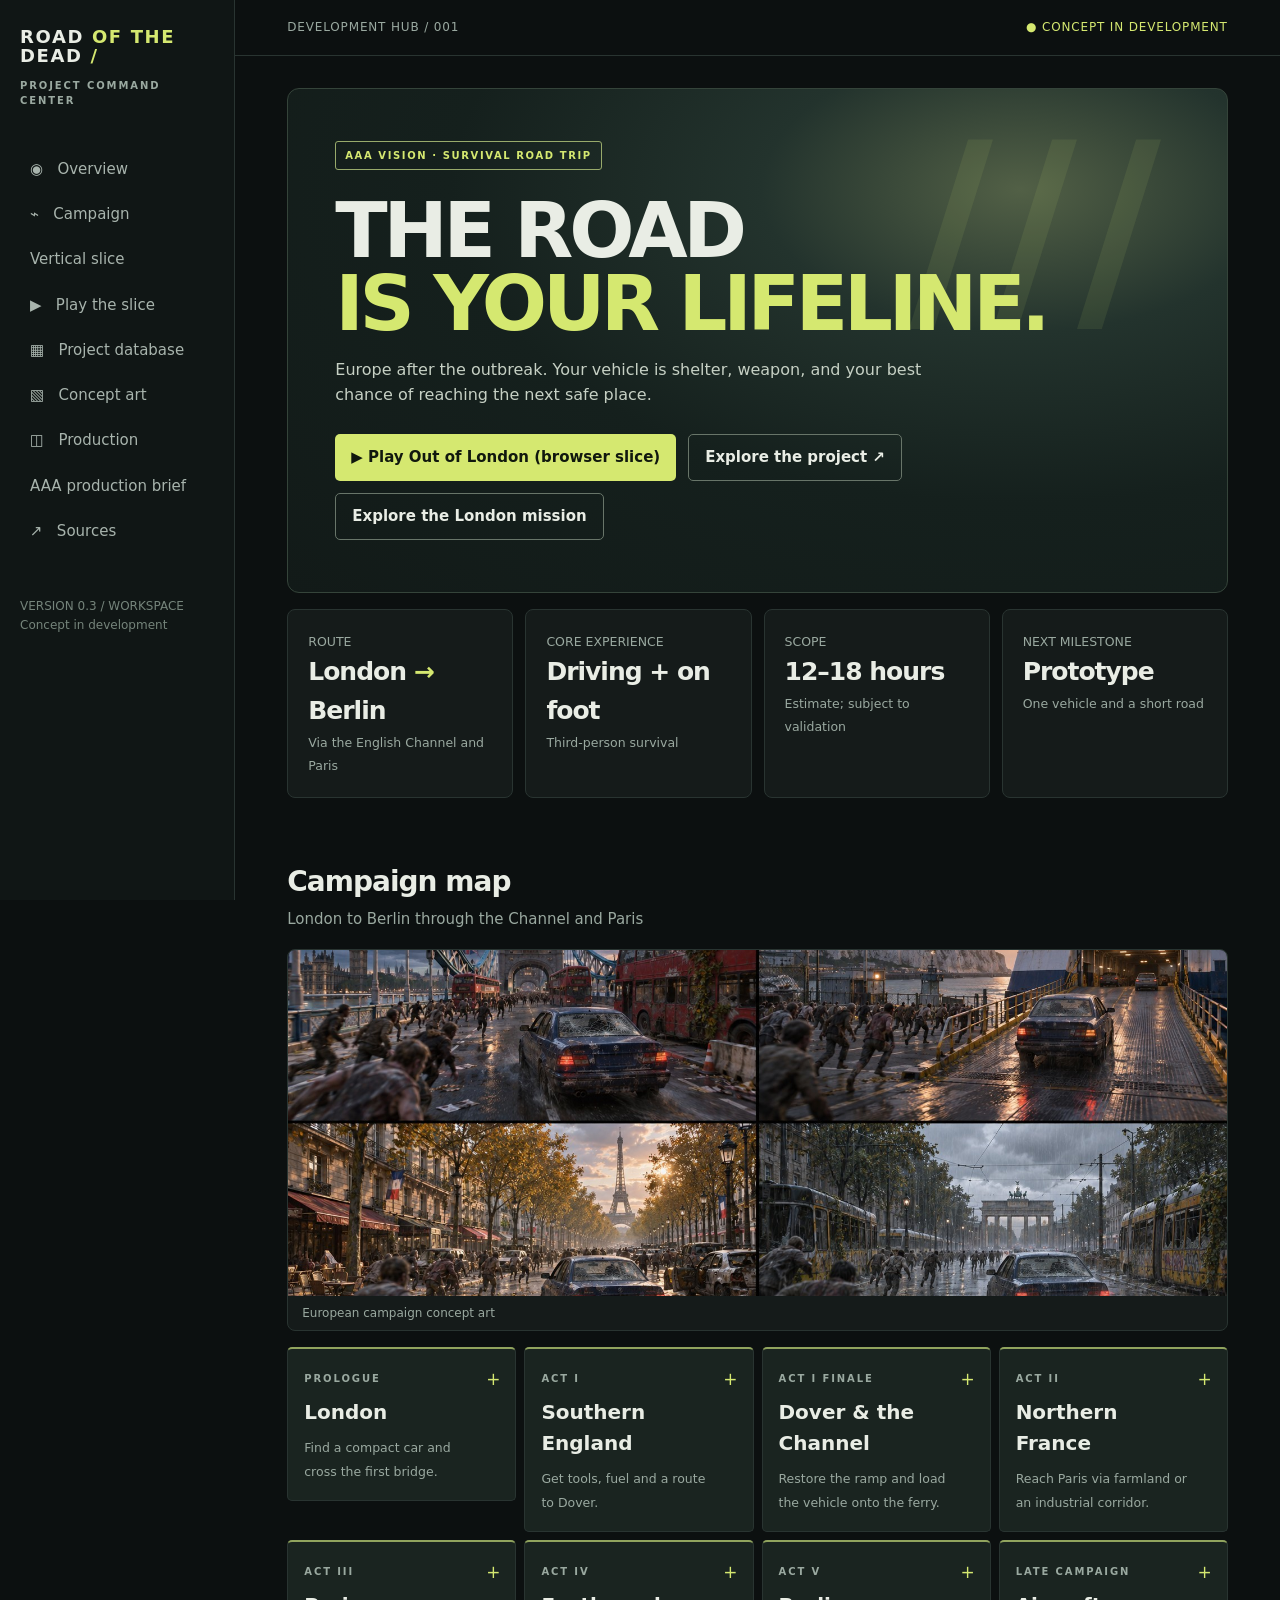
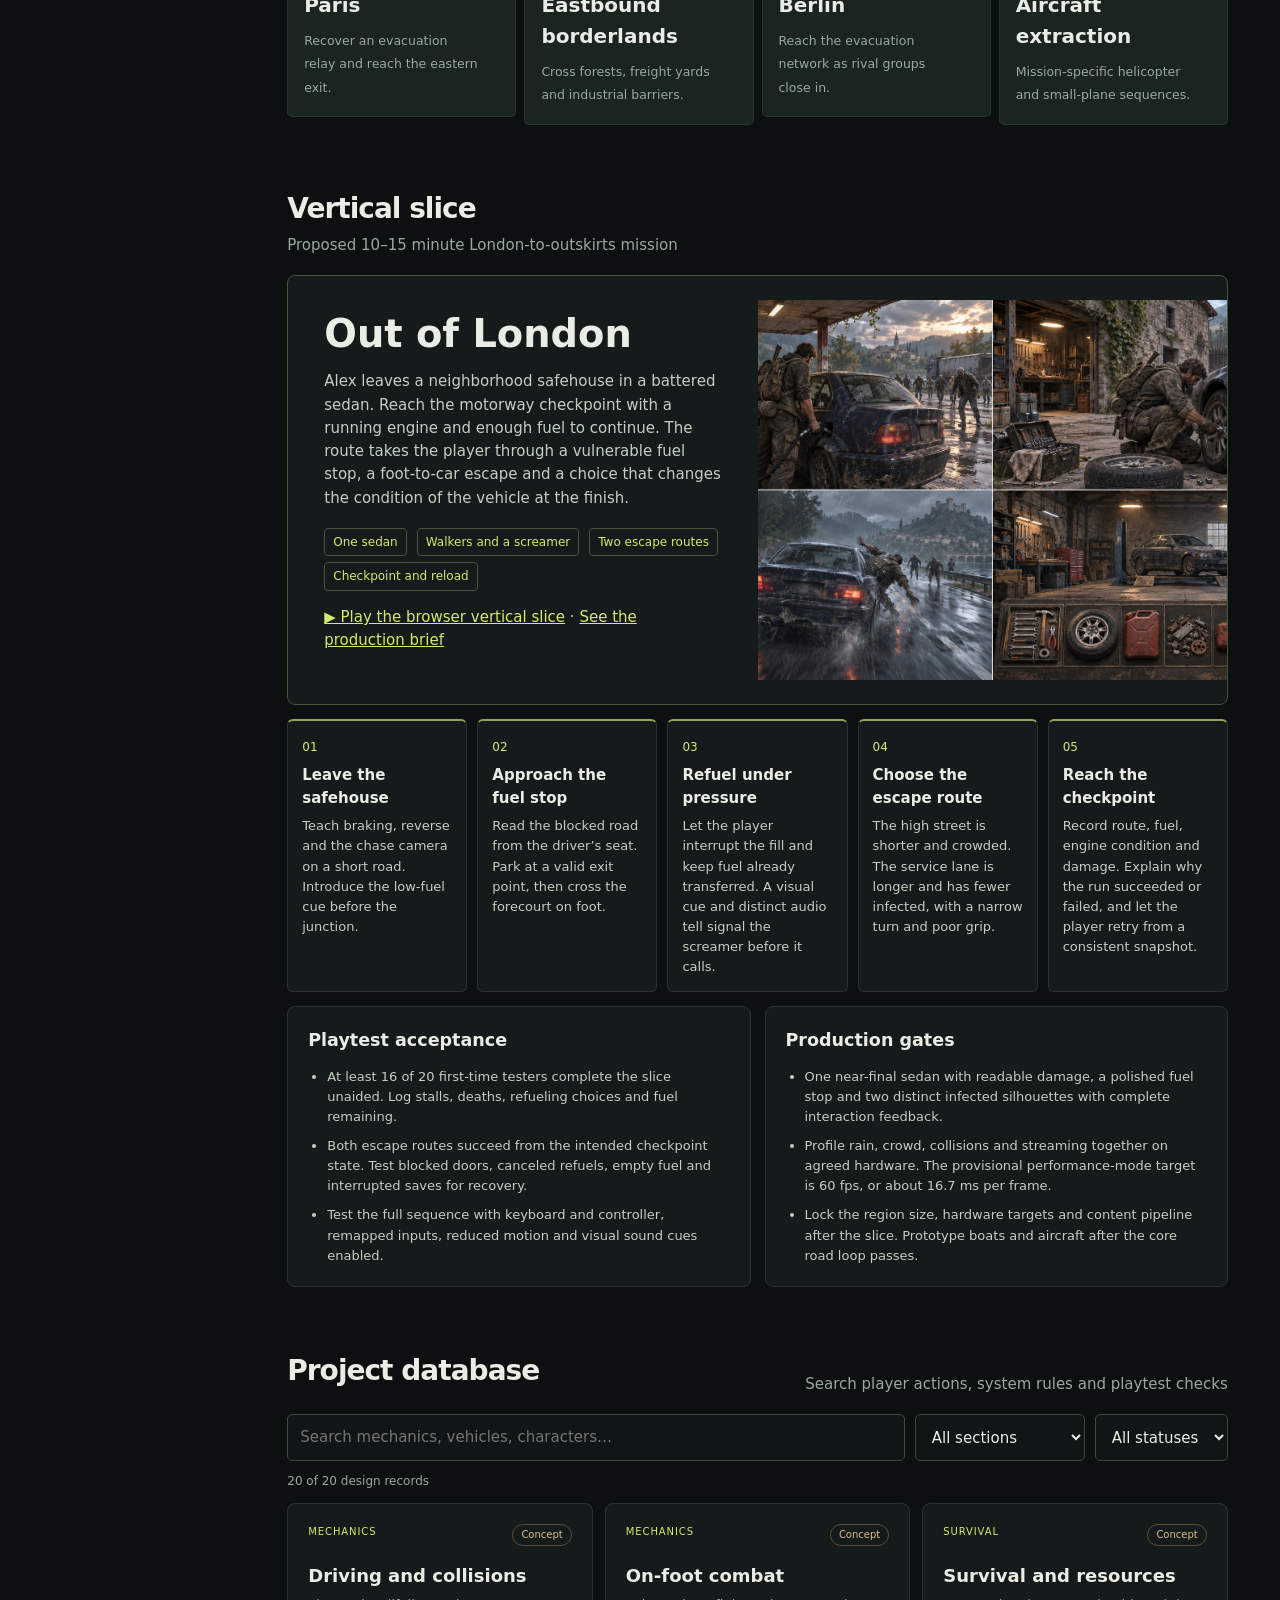
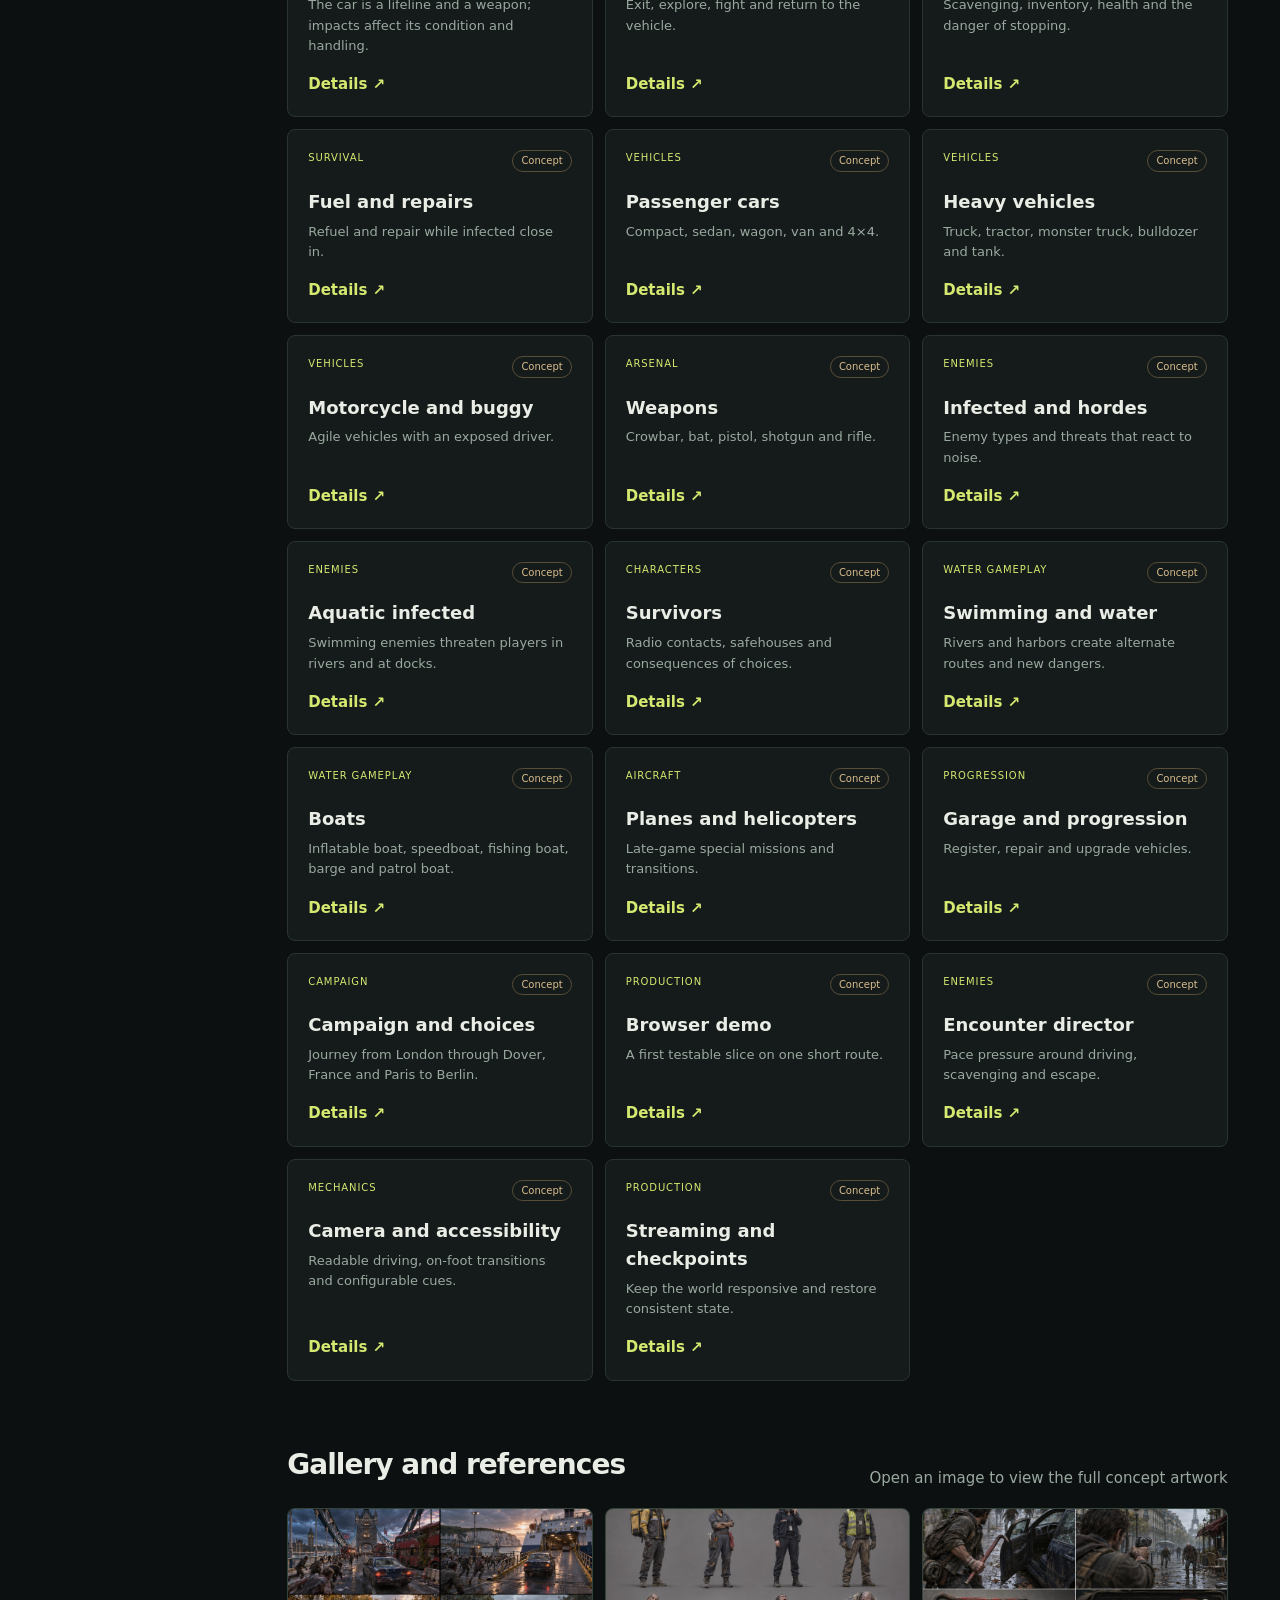
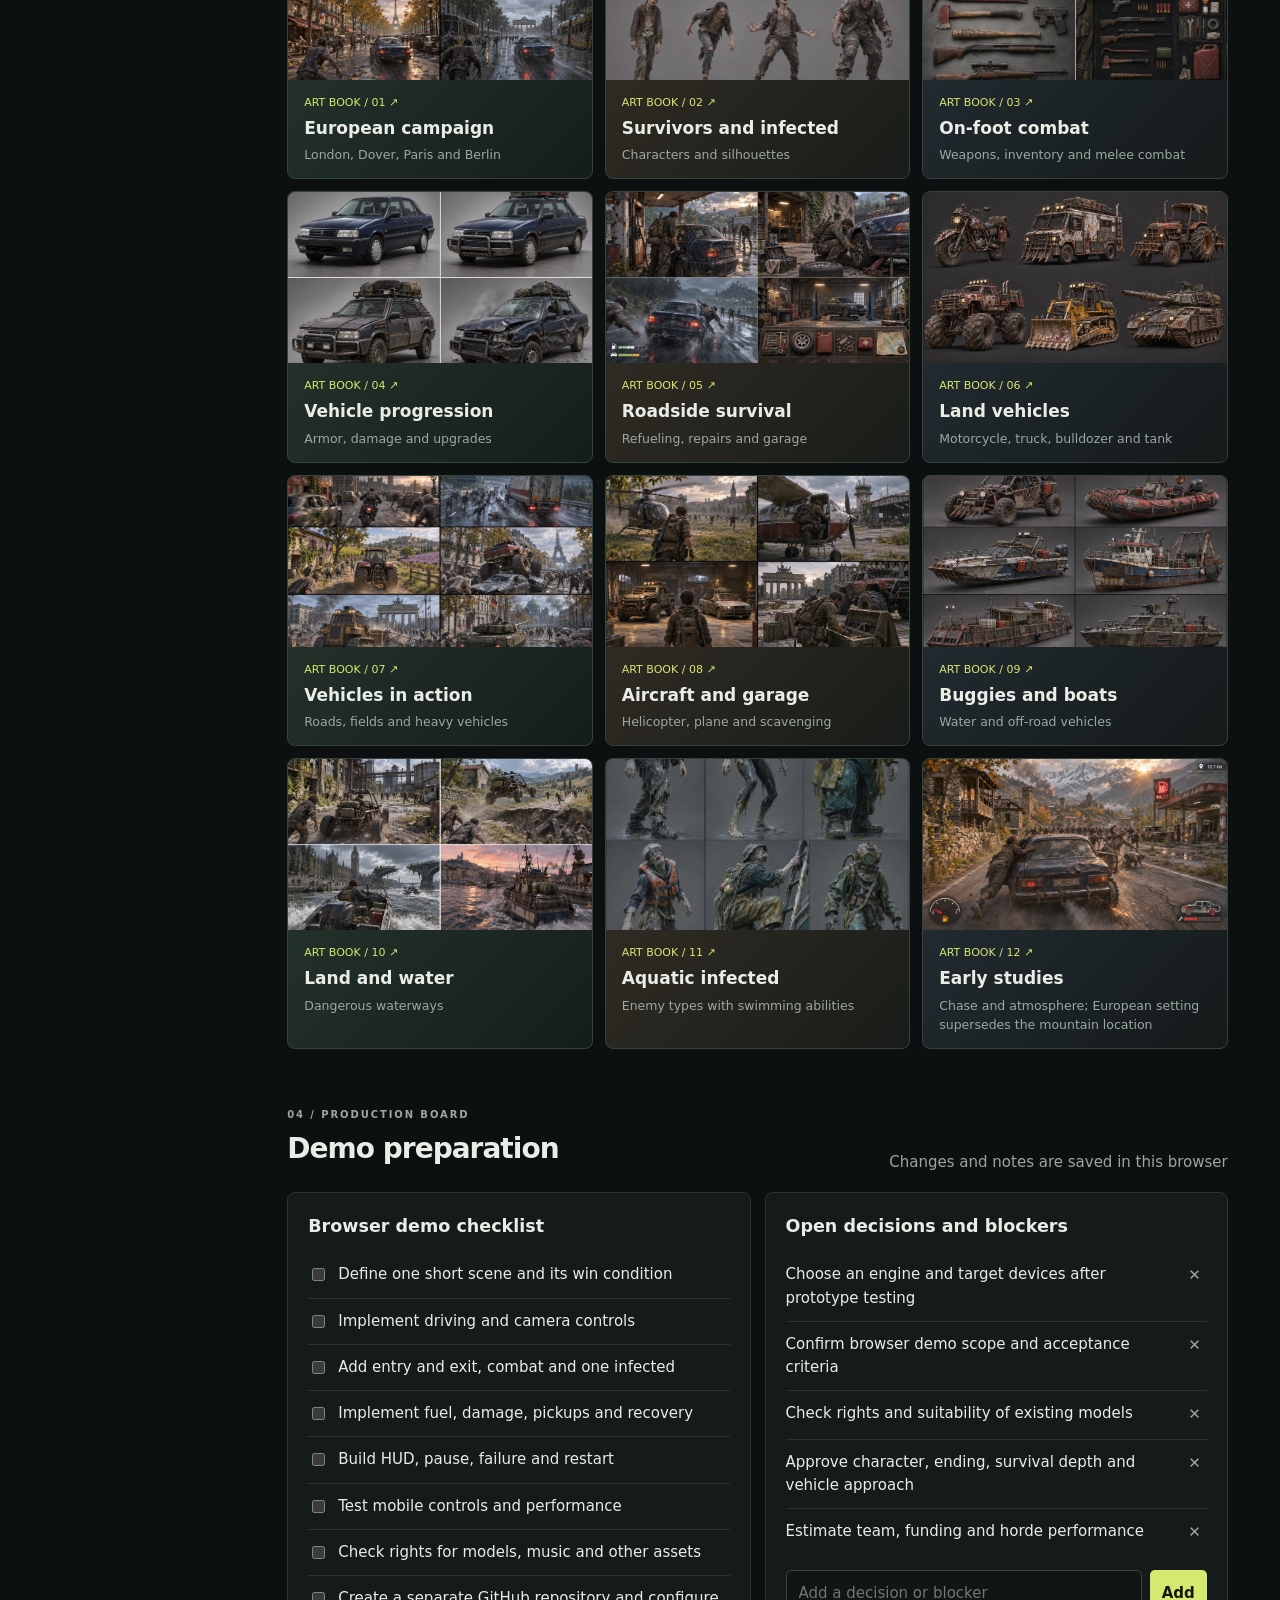
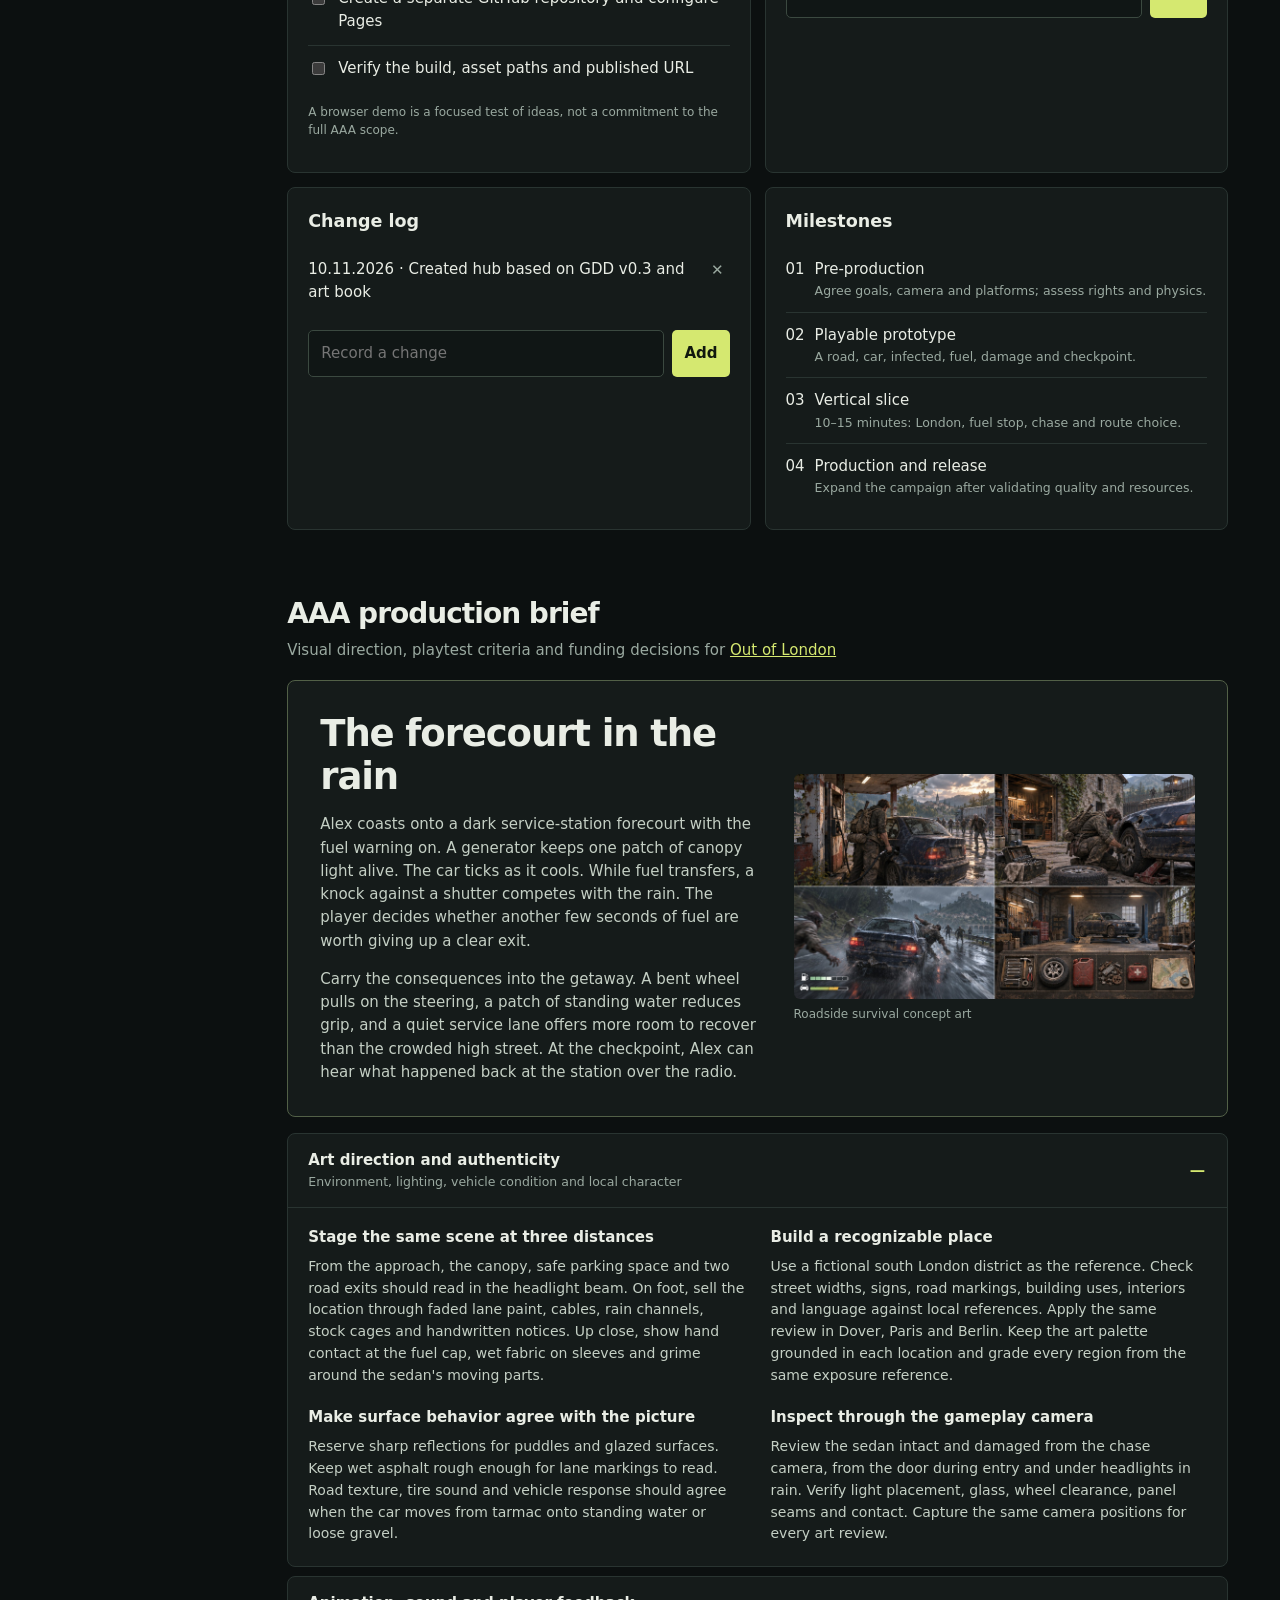
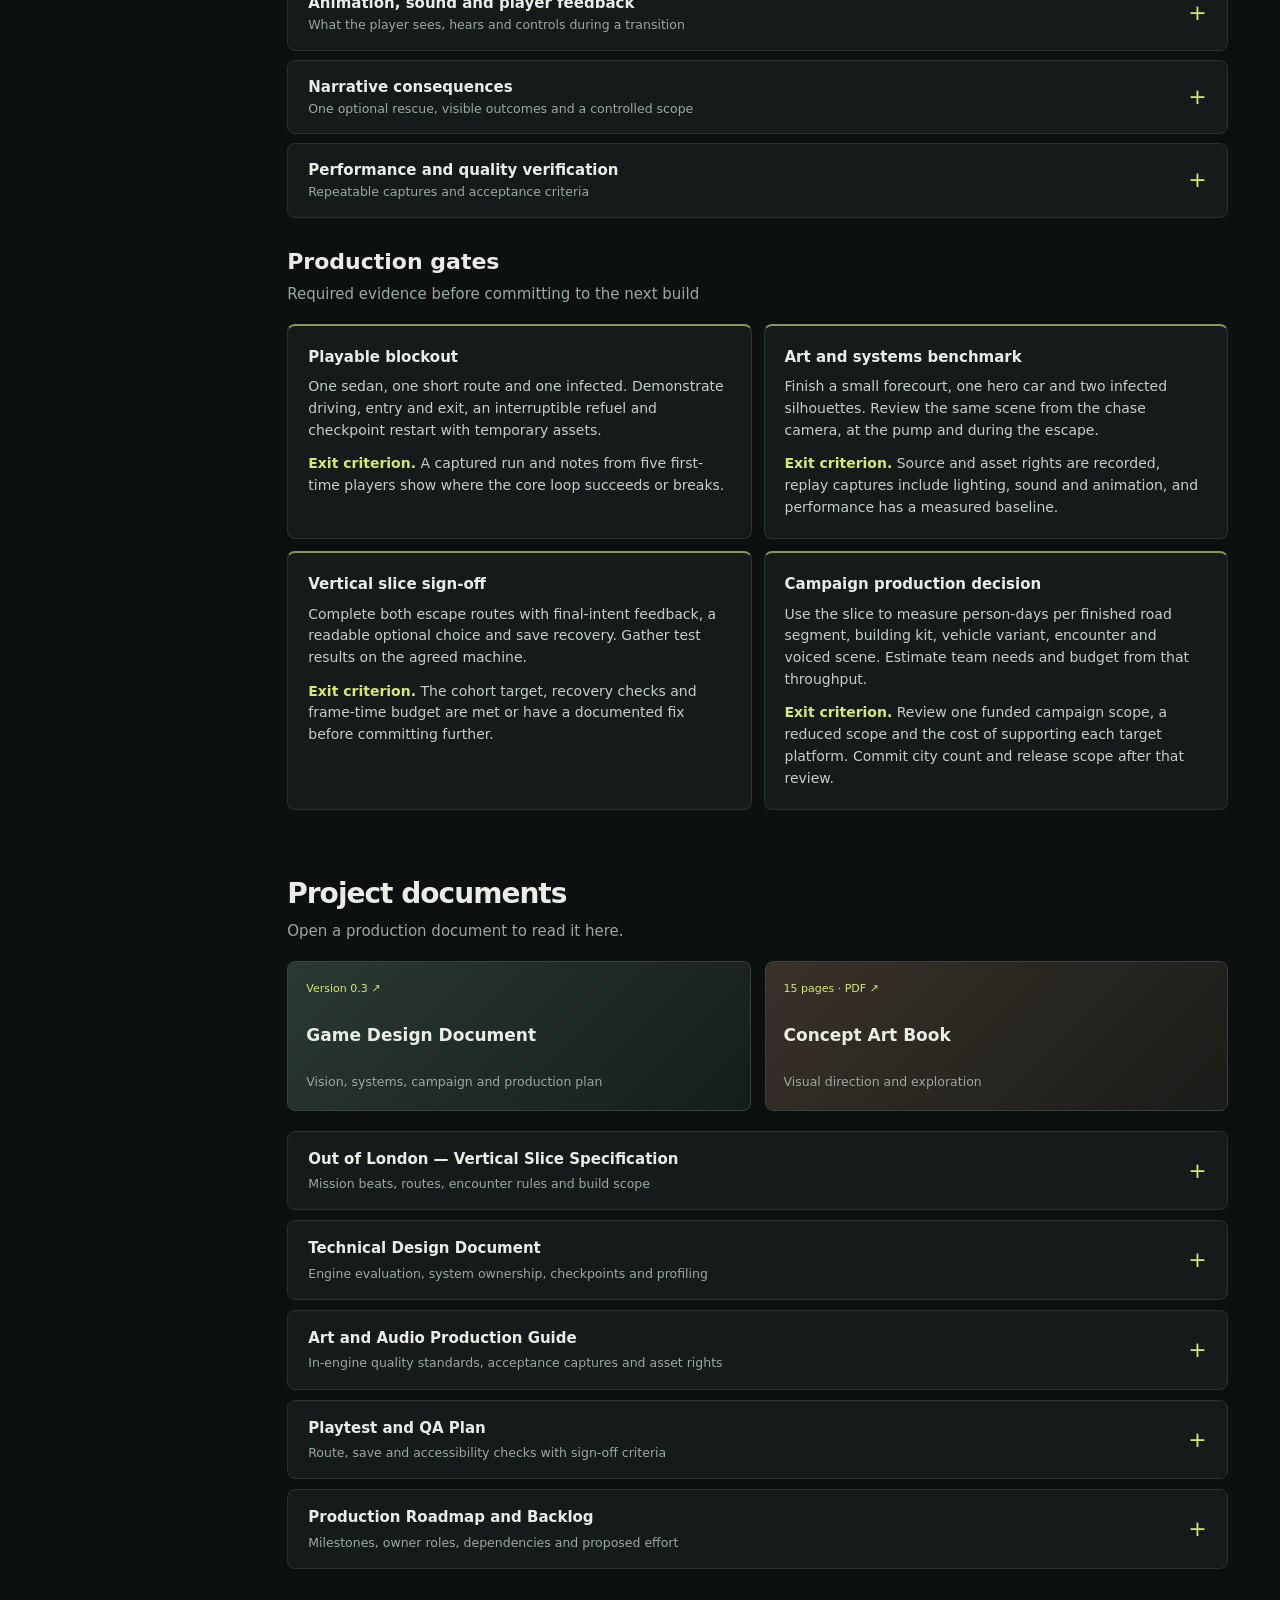
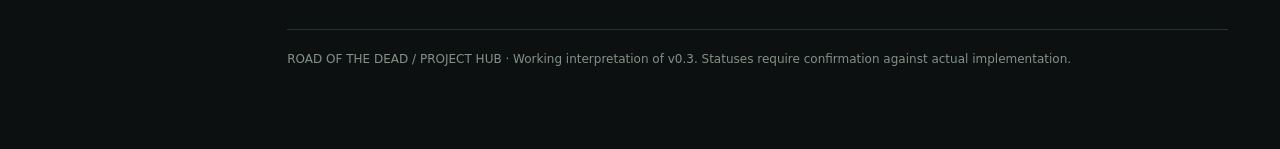
<file: index.html>
<!DOCTYPE html><html lang="en"><head><meta charset="UTF-8"><meta name="viewport" content="width=device-width,initial-scale=1"><title>Road of the Dead — Project Hub</title><meta name="description" content="Road of the Dead development workspace"><style>
:root{color-scheme:dark;--bg:#0c1010;--panel:#151b1a;--line:#293431;--muted:#9aa9a0;--text:#e9ede5;--acid:#d5e870;--orange:#e78f5a}*{box-sizing:border-box}html{scroll-behavior:smooth}body{margin:0;background:var(--bg);color:var(--text);font:15px/1.55 system-ui,-apple-system,sans-serif}button,input,select{font:inherit}button,a{cursor:pointer}a{color:inherit}aside{position:fixed;top:0;left:0;width:235px;height:100vh;padding:28px 20px;background:#101615;border-right:1px solid var(--line);overflow:auto}.brand{font-weight:900;letter-spacing:.09em;line-height:1.05;font-size:18px}.brand span{color:var(--acid)}.eyebrow{font-size:10px;letter-spacing:.19em;text-transform:uppercase;color:var(--muted);font-weight:800}.nav{display:grid;gap:4px;margin-top:40px}.nav a{text-decoration:none;color:#a8b4ad;padding:9px 10px;border-radius:7px}.nav a:hover,.nav a.active{color:var(--acid);background:#202922}.side-foot{margin-top:45px;color:#75847b;font-size:12px}.main{margin-left:235px;max-width:1700px}.top{padding:18px 5%;border-bottom:1px solid var(--line);display:flex;justify-content:space-between;align-items:center;color:var(--muted);font-size:12px;letter-spacing:.07em}.live{color:var(--acid)}.wrap{padding:32px 5% 80px}.hero{position:relative;overflow:hidden;border:1px solid #35443a;background:radial-gradient(ellipse at 78% 20%,#526046 0%,#23332d 25%,#15201d 55%,#121a18 100%);padding:52px 5%;min-height:330px;border-radius:12px}.hero:after{content:'///';position:absolute;right:7%;top:5%;color:#d5e87016;font-size:230px;font-weight:900;line-height:1}.hero>*{position:relative;z-index:1}.tag{display:inline-block;border:1px solid #98aa6b;color:var(--acid);border-radius:3px;font-size:10px;letter-spacing:.16em;padding:6px 9px;font-weight:800}.hero h1{font-size:clamp(43px,6vw,82px);line-height:.95;letter-spacing:-.055em;margin:25px 0 17px;max-width:750px}.hero h1 span{color:var(--acid)}.hero p{max-width:610px;color:#c6d0c4;font-size:16px}.hero-actions{display:flex;gap:12px;flex-wrap:wrap;margin-top:26px}.btn{display:inline-flex;align-items:center;justify-content:center;background:var(--acid);color:#11180e;border:0;border-radius:5px;padding:11px 16px;text-decoration:none;font-weight:800}.btn.secondary{background:transparent;color:var(--text);border:1px solid #687569}.section{margin-top:58px;scroll-margin-top:20px}.heading{display:flex;justify-content:space-between;align-items:end;gap:15px;margin-bottom:18px}.heading h2{font-size:28px;letter-spacing:-.035em;margin:4px 0}.heading p{color:var(--muted);margin:0}.stats,.grid{display:grid;grid-template-columns:repeat(4,1fr);gap:12px}.stat,.card,.panel{background:var(--panel);border:1px solid var(--line);border-radius:8px;padding:20px}.stat strong{display:block;font-size:25px;letter-spacing:-.04em}.stat small,.sub{color:var(--muted)}.stat strong em{font-style:normal;color:var(--acid)}.route{display:grid;grid-template-columns:repeat(4,1fr);gap:8px}.stop{padding:20px;background:#1a2420;border:1px solid var(--line);border-top:2px solid #91a45e;border-radius:5px}.stop b{display:block;font-size:20px;margin:8px 0}.stop small{color:var(--muted)}.filters{display:flex;gap:10px;flex-wrap:wrap;margin:18px 0}.filters input,.filters select,.entry input{background:#101615;color:var(--text);border:1px solid #3b4940;border-radius:5px;padding:11px 12px}.filters input{flex:1;min-width:190px}.grid{grid-template-columns:repeat(3,1fr)}.card{display:flex;flex-direction:column;min-height:190px;transition:.2s}.card:hover{border-color:#899b63;transform:translateY(-2px)}.card-top{display:flex;justify-content:space-between;gap:8px}.chip{font-size:10px;text-transform:uppercase;letter-spacing:.09em;color:var(--acid)}.status{font-size:10px;color:#d9bd8e;border:1px solid #584d39;border-radius:20px;padding:2px 8px;white-space:nowrap}.card h3{font-size:18px;margin:16px 0 6px}.card p{color:var(--muted);margin:0 0 17px;font-size:13px}.card button{background:none;color:var(--acid);text-align:left;border:0;padding:0;margin-top:auto;font-weight:700}.two{display:grid;grid-template-columns:1fr 1fr;gap:14px}.panel h3{margin:0 0 12px}.item{padding:11px 0;border-bottom:1px solid var(--line);display:flex;gap:10px;align-items:flex-start}.item:last-child{border-bottom:0}.item input{accent-color:var(--acid);margin-top:5px}.item label{flex:1}.item small{display:block;color:var(--muted)}.entry{display:flex;gap:8px;margin-top:14px}.entry input{flex:1;min-width:0}.entry button{padding:8px 12px}.artgrid{display:grid;grid-template-columns:repeat(3,1fr);gap:12px}.art{display:flex;min-height:150px;flex-direction:column;justify-content:space-between;text-decoration:none;border:1px solid #34443a;border-radius:8px;padding:18px;background:linear-gradient(135deg,#293931,#151d1b)}.art:nth-child(3n+2){background:linear-gradient(135deg,#393128,#191c19)}.art:nth-child(3n){background:linear-gradient(135deg,#263139,#151a1a)}.art span{font-size:11px;color:var(--acid)}.art b{font-size:17px}.art small{color:var(--muted)}dialog{background:#18201d;color:var(--text);border:1px solid #536353;border-radius:10px;max-width:620px;width:calc(100% - 30px);padding:28px}dialog::backdrop{background:#000b}dialog h2{font-size:28px;margin:10px 0}dialog p{color:#bdc8be}dialog .close{float:right;color:var(--text);background:transparent;border:1px solid #536353;border-radius:5px;padding:5px 10px}.source-link{color:var(--acid)}.note{color:var(--muted);font-size:12px}.empty{color:var(--muted);padding:20px}footer{border-top:1px solid var(--line);margin-top:60px;padding-top:20px;color:#839187;font-size:12px}@media(max-width:1050px){.stats{grid-template-columns:repeat(2,1fr)}.grid,.artgrid{grid-template-columns:repeat(2,1fr)}.route{grid-template-columns:repeat(2,1fr)}}@media(max-width:700px){aside{position:static;width:auto;height:auto;padding:16px;border-bottom:1px solid var(--line)}.brand{font-size:15px}.nav{display:flex;overflow:auto;margin:15px 0 0;gap:4px}.nav a{white-space:nowrap;font-size:12px;padding:6px}.side-foot{display:none}.main{margin:0}.top{padding:12px 5%}.wrap{padding-top:18px}.hero{padding:35px 24px;min-height:0}.hero h1{font-size:46px}.hero:after{font-size:140px}.section{margin-top:40px}.grid,.two,.artgrid{grid-template-columns:1fr}.heading{align-items:start;flex-direction:column}.route{grid-template-columns:1fr 1fr}.stat{padding:15px}}

.campaign-art {
  margin: 0 0 16px;
  border: 1px solid var(--line);
  border-radius: 8px;
  overflow: hidden;
  background: var(--panel);
}
.campaign-art img {
  display: block;
  width: 100%;
  height: clamp(160px, 27vw, 360px);
  object-fit: cover;
  object-position: center 50%;
}
.campaign-art figcaption {
  padding: 8px 14px;
  color: var(--muted);
  font-size: 12px;
}
.campaign-stages { align-items: start; }
.campaign-stages .stop { padding: 0; }
.campaign-stages summary {
  position: relative;
  display: block;
  min-height: 142px;
  padding: 17px 34px 17px 16px;
  cursor: pointer;
  list-style: none;
}
.campaign-stages summary::-webkit-details-marker { display: none; }
.campaign-stages summary::after {
  content: '+';
  position: absolute;
  top: 17px;
  right: 15px;
  font-size: 17px;
  color: var(--acid);
}
.campaign-stages details[open] summary::after { content: '−'; }
.campaign-stages details[open] { border-color: #768657; }
.stage-details {
  padding: 0 16px 15px;
  border-top: 1px solid var(--line);
  color: #c4cfc4;
  font-size: 13px;
}
.stage-details strong { color: var(--text); }
.slice-brief {
  display: grid;
  grid-template-columns: 1fr 1fr;
  align-items: center;
  overflow: hidden;
  padding: 0;
  border-color: #46543e;
}
.slice-copy { padding: clamp(20px, 3vw, 36px); }
.slice-copy h3 { margin: 0; font-size: clamp(25px, 3vw, 40px); line-height: 1.12; }
.slice-copy p { color: #c4cfc4; }
.slice-brief img {
  display: block;
  width: 100%;
  height: 100%;
  min-height: 210px;
  max-height: 380px;
  object-fit: cover;
}
.slice-scope {
  display: flex;
  flex-wrap: wrap;
  gap: 6px 10px;
  padding: 0;
  margin: 18px 0 0;
  list-style: none;
  color: var(--acid);
  font-size: 12px;
}
.slice-scope li { border: 1px solid #46543e; border-radius: 4px; padding: 4px 8px; }
.slice-beats {
  display: grid;
  grid-template-columns: repeat(5, minmax(0, 1fr));
  gap: 10px;
  list-style: none;
  padding: 0;
  margin: 14px 0;
  counter-reset: mission-beat;
}
.slice-beats li {
  counter-increment: mission-beat;
  border: 1px solid var(--line);
  border-top: 2px solid #91a45e;
  border-radius: 6px;
  padding: 14px;
  background: var(--panel);
}
.slice-beats li::before { content: counter(mission-beat, decimal-leading-zero); color: var(--acid); font-size: 12px; }
.slice-beats h3 { margin: 6px 0; font-size: 15px; }
.slice-beats p, .design-list { color: #c4cfc4; font-size: 13px; margin: 0; }
.design-list { padding-left: 19px; }
.design-list li + li { margin-top: 9px; }
.result-count { margin: -7px 0 12px; color: var(--muted); font-size: 12px; }
.design-notes { margin: 18px 0; border-top: 1px solid var(--line); }
.design-notes dt { color: var(--acid); font-weight: 700; margin-top: 12px; font-size: 13px; }
.design-notes dd { margin: 3px 0 0; color: #c4cfc4; font-size: 14px; }
#modal { max-height: 90vh; overflow: auto; }
.artgrid .art { display: block; padding: 0; overflow: hidden; }
.artgrid .art:hover { border-color: #899b63; }
.art-preview { width: 100%; height: auto; display: block; aspect-ratio: 16 / 9; object-fit: cover; }
.art-caption { display: grid; gap: 4px; padding: 14px 16px; }
.main :focus-visible, dialog :focus-visible, .nav a:focus-visible { outline: 2px solid var(--acid); outline-offset: 3px; }
@media (max-width: 1190px) {
  .slice-beats { grid-template-columns: repeat(3, minmax(0, 1fr)); }
}
@media (max-width: 700px) {
  .slice-brief { grid-template-columns: 1fr; }
  .slice-brief img { min-height: 0; height: auto; }
  .slice-beats { grid-template-columns: repeat(2, minmax(0, 1fr)); }
  .campaign-stages summary { min-height: 110px; }
}
@media (max-width: 430px) {
  .slice-beats, .campaign-stages { grid-template-columns: 1fr; }
}
@media (prefers-reduced-motion: reduce) {
  html { scroll-behavior: auto; }
  .card { transition: none; }
  .card:hover { transform: none; }
}
.quality-lead {
  display: grid;
  grid-template-columns: 1.1fr 1fr;
  gap: clamp(16px, 3vw, 32px);
  align-items: center;
  border-color: #526047;
  padding: clamp(18px, 3vw, 32px);
}
.quality-lead h3 { margin: 0; font-size: clamp(24px, 3vw, 37px); line-height: 1.15; letter-spacing: -.03em; }
.quality-lead p, .quality-topic-body p, .quality-gate-list p { color: #c4cfc4; }
.quality-lead p:last-child { margin-bottom: 0; }
.quality-lead figure { margin: 0; min-width: 0; }
.quality-lead img { display: block; width: 100%; height: auto; border-radius: 6px; }
.quality-lead figcaption { color: var(--muted); font-size: 12px; margin-top: 6px; }
.quality-topics { display: grid; gap: 9px; margin: 16px 0 27px; }
.quality-topics .quality-topic { padding: 0; }
.quality-topic summary {
  display: flex;
  justify-content: space-between;
  align-items: center;
  gap: 14px;
  list-style: none;
  cursor: pointer;
  padding: 15px 20px;
  border-radius: 8px;
}
.quality-topic summary:hover { background: #202a22; }
.quality-topic summary::-webkit-details-marker { display: none; }
.quality-topic summary::after { content: '+'; color: var(--acid); font-size: 22px; line-height: 1; }
.quality-topic[open] summary::after { content: '−'; }
.quality-topic summary strong, .quality-topic summary small { display: block; }
.quality-topic summary small { color: var(--muted); }
.quality-topic-body {
  display: grid;
  grid-template-columns: repeat(2, minmax(0, 1fr));
  gap: 20px 26px;
  padding: 18px 20px 21px;
  border-top: 1px solid var(--line);
}
.quality-topic-body h4, .quality-gate-list h4 { margin: 0 0 7px; }
.quality-topic-body p, .quality-gate-list p { margin: 0; font-size: 14px; }
.quality-gate-list p + p { margin-top: 12px; }
.quality-gate-list strong, #aaa-production .heading a, .quality-link { color: var(--acid); }
.quality-gates .heading h3 { font-size: 22px; margin: 0 0 4px; }
.quality-gate-list {
  margin: 0;
  padding: 0;
  list-style: none;
  display: grid;
  grid-template-columns: repeat(2, minmax(0, 1fr));
  gap: 12px;
}
.quality-gate-list li { border-top: 2px solid #879858; }
@media (max-width: 700px) {
  .quality-lead, .quality-topic-body, .quality-gate-list { grid-template-columns: 1fr; }
}


.document-readers { display: grid; grid-template-columns: minmax(0, 1fr); gap: 10px; margin-top: 20px; }
.document-reader.panel { padding: 0; scroll-margin-top: 16px; }
.document-reader summary {
  display: flex;
  justify-content: space-between;
  align-items: center;
  gap: 16px;
  padding: 16px 20px;
  border-radius: 8px;
  list-style: none;
  cursor: pointer;
}
.document-reader summary::-webkit-details-marker { display: none; }
.document-reader summary:hover { background: #202a22; }
.document-reader summary::after { content: '+'; color: var(--acid); font-size: 22px; line-height: 1; }
.document-reader[open] summary::after { content: '−'; }
.document-reader summary strong, .document-reader summary small { display: block; }
.document-reader summary small { margin-top: 3px; color: var(--muted); }
.document-body { padding: 18px clamp(16px, 3vw, 32px) 24px; border-top: 1px solid var(--line); }
.document-body > p, .document-body > ul, .document-body > ol { max-width: 78ch; }
.document-body p, .document-body li { color: #c4cfc4; }
.document-body p:first-child { margin-top: 0; }
.document-body h3 { margin: 24px 0 10px; font-size: 21px; }
.document-body strong { color: var(--text); }
.document-body a { color: var(--acid); }
.document-repo { font-size: 13px; }
.document-body code { overflow-wrap: anywhere; }
.document-table { max-width: 100%; overflow: auto; margin: 14px 0; border: 1px solid var(--line); border-radius: 5px; }
.document-table table { width: 100%; min-width: 480px; border-collapse: collapse; font-size: 14px; }
.document-table th, .document-table td { padding: 9px 12px; text-align: left; vertical-align: top; border-bottom: 1px solid var(--line); }
.document-table th { color: var(--text); background: #222c23; }
.document-table td { color: #c4cfc4; }
.document-table tr:last-child td { border-bottom: 0; }
.document-route { padding: 12px 18px; border-left: 2px solid var(--acid); background: #1b251e; }
.document-route ol { margin: 0; padding-left: 21px; }
.document-route p { margin: 8px 0 0; }
</style></head><body><aside><div class="brand">ROAD <span>OF THE</span><br>DEAD<span> /</span></div><div class="eyebrow" style="margin-top:12px">Project command center</div><nav class="nav"><a href="#overview">◉ &nbsp; Overview</a><a href="#campaign">⌁ &nbsp; Campaign</a><a href="#vertical-slice">Vertical slice</a><a href="game/index.html">▶ &nbsp; Play the slice</a><a href="#systems">▦ &nbsp; Project database</a><a href="#gallery">▧ &nbsp; Concept art</a><a href="#production">◫ &nbsp; Production</a><a href="#aaa-production">AAA production brief</a><a href="#sources">↗ &nbsp; Sources</a></nav><div class="side-foot">VERSION 0.3 / WORKSPACE<br>Concept in development</div></aside><main class="main"><div class="top"><span>DEVELOPMENT HUB / 001</span><span class="live">● CONCEPT IN DEVELOPMENT</span></div><div class="wrap"><section id="overview" class="hero"><div class="tag">AAA VISION · SURVIVAL ROAD TRIP</div><h1>THE ROAD<br><span>IS YOUR LIFELINE.</span></h1><p>Europe after the outbreak. Your vehicle is shelter, weapon, and your best chance of reaching the next safe place.</p><div class="hero-actions"><a class="btn" href="game/index.html">▶ Play Out of London (browser slice)</a><a class="btn secondary" href="#systems">Explore the project ↗</a><a class="btn secondary" href="#vertical-slice">Explore the London mission</a></div></section><section class="section" style="margin-top:16px"><div class="stats"><div class="stat"><small>ROUTE</small><strong>London <em>→</em> Berlin</strong><small>Via the English Channel and Paris</small></div><div class="stat"><small>CORE EXPERIENCE</small><strong>Driving + on foot</strong><small>Third-person survival</small></div><div class="stat"><small>SCOPE</small><strong>12–18 hours</strong><small>Estimate; subject to validation</small></div><div class="stat"><small>NEXT MILESTONE</small><strong>Prototype</strong><small>One vehicle and a short road</small></div></div></section>
<section id="campaign" class="section" aria-labelledby="campaign-title">
  <div class="heading"><div><h2 id="campaign-title">Campaign map</h2><p>London to Berlin through the Channel and Paris</p></div></div>
  <figure class="campaign-art">
    <img src="docs/concept-01.jpg" width="1672" height="941" loading="lazy" alt="Concept art of the European campaign through London, Dover, Paris and Berlin">
    <figcaption>European campaign concept art</figcaption>
  </figure>
  <div class="route campaign-stages">
    <details class="stop"><summary><span class="eyebrow">Prologue</span><b>London</b><small>Find a compact car and cross the first bridge.</small></summary><div class="stage-details"><p>A delivery yard teaches reversing, steering and collision damage before an evacuation queue collapses at the bridge.</p><p><strong>Route choice.</strong> Take the open bus lane and risk repeated impacts, or abandon momentum to open the service gate on foot.</p><p><strong>Payoff.</strong> A radio contact gives Alex the first safehouse location. The car's fuel and damage carry forward.</p></div></details>
    <details class="stop"><summary><span class="eyebrow">Act I</span><b>Southern England</b><small>Get tools, fuel and a route to Dover.</small></summary><div class="stage-details"><p>A wet motorway pileup forces a choice between a narrow service road and a supply stop with a safer exit but a longer on-foot approach.</p><p><strong>New options.</strong> Van and pickup capacity, a repair kit and roadside refueling. Samira's workshop teaches how weight changes handling.</p><p><strong>Payoff.</strong> Open the route to the harbor with a usable vehicle and a recovery option if fuel runs low.</p></div></details>
    <details class="stop"><summary><span class="eyebrow">Act I finale</span><b>Dover &amp; the Channel</b><small>Restore the ramp and load the vehicle onto the ferry.</small></summary><div class="stage-details"><p>Scout the port, restore loading power and return to the queue before the final embarkation window closes.</p><p><strong>Optional rescue.</strong> Spend time guiding a stranded group to the ramp. Boarding space and the time remaining are visible before committing.</p><p><strong>Payoff.</strong> The ferry transition keeps the registered vehicle, secured cargo and completed rescue state.</p></div></details>
    <details class="stop"><summary><span class="eyebrow">Act II</span><b>Northern France</b><small>Reach Paris via farmland or an industrial corridor.</small></summary><div class="stage-details"><p>Muddy field tracks suit a buggy or 4×4. Paved factory roads have tighter gates and more salvage.</p><p><strong>New options.</strong> Trade for off-road tires or spend fuel to reach a supply depot. A tractor can clear a blocked farm route at the cost of speed.</p><p><strong>Payoff.</strong> Meet a survivor group and carry its help or the supplies you saved into Paris.</p></div></details>
    <details class="stop"><summary><span class="eyebrow">Act III</span><b>Paris</b><small>Recover an evacuation relay and reach the eastern exit.</small></summary><div class="stage-details"><p>Enter a parking garage on foot and recover the relay. Starting the generator draws infected toward the route back to the car.</p><p><strong>Route choice.</strong> The boulevard offers speed through a crowd. The flooded underpass trades crowd density for poor grip and a blocked lane. A separate Seine encounter tests boat handling and boarding threats.</p><p><strong>Payoff.</strong> Rescuing the garage mechanic earns a repair discount at the next hub.</p></div></details>
    <details class="stop"><summary><span class="eyebrow">Act IV</span><b>Eastbound borderlands</b><small>Cross forests, freight yards and industrial barriers.</small></summary><div class="stage-details"><p>Heavy weather cuts visibility around a freight junction. A bulldozer can open the main lane, while a small vehicle can reach an alternate access road.</p><p><strong>Tradeoff.</strong> Heavy machinery clears the obstacle but draws a larger response. The bypass preserves fuel and exposes the player during a manual gate sequence.</p><p><strong>Payoff.</strong> The border checkpoint registers vehicle damage and the route information recovered from the yard.</p></div></details>
    <details class="stop"><summary><span class="eyebrow">Act V</span><b>Berlin</b><small>Reach the evacuation network as rival groups close in.</small></summary><div class="stage-details"><p>Jonas offers a freight-yard rendezvous. Access and assistance depend on earlier rescues, alliances and the supplies carried into the city.</p><p><strong>Final decision.</strong> Use remaining cargo space for survivors or supplies. A limited armored vehicle or patrol boat can support specific branches.</p><p><strong>Payoff.</strong> The finale resolves who reaches the rendezvous and which resources remain for evacuation.</p></div></details>
    <details class="stop"><summary><span class="eyebrow">Late campaign</span><b>Aircraft extraction</b><small>Mission-specific helicopter and small-plane sequences.</small></summary><div class="stage-details"><p>The helicopter uses a marked landing area. The small plane requires a prepared runway. Each has a dedicated approach, exit and recovery checkpoint.</p><p><strong>Design gate.</strong> Prototype camera comfort, landing readability and recoverable missed approaches before adding either sequence to the campaign.</p></div></details>
  </div>
</section>
<section id="vertical-slice" class="section" aria-labelledby="slice-title">
  <div class="heading"><div><h2 id="slice-title">Vertical slice</h2><p>Proposed 10–15 minute London-to-outskirts mission</p></div></div>
  <div class="slice-brief panel">
    <div class="slice-copy">
      <h3>Out of London</h3>
      <p>Alex leaves a neighborhood safehouse in a battered sedan. Reach the motorway checkpoint with a running engine and enough fuel to continue. The route takes the player through a vulnerable fuel stop, a foot-to-car escape and a choice that changes the condition of the vehicle at the finish.</p>
      <ul class="slice-scope" aria-label="Playable scope"><li>One sedan</li><li>Walkers and a screamer</li><li>Two escape routes</li><li>Checkpoint and reload</li></ul>
      <p><a class="quality-link" href="game/index.html">▶ Play the browser vertical slice</a> · <a class="quality-link" href="#aaa-production">See the production brief</a></p>
    </div>
    <img src="docs/concept-05.jpg" width="1672" height="941" loading="lazy" alt="Roadside survival concept art showing fuel stops, repairs and the garage">
  </div>
  <ol class="slice-beats" aria-label="Mission beats">
    <li><h3>Leave the safehouse</h3><p>Teach braking, reverse and the chase camera on a short road. Introduce the low-fuel cue before the junction.</p></li>
    <li><h3>Approach the fuel stop</h3><p>Read the blocked road from the driver’s seat. Park at a valid exit point, then cross the forecourt on foot.</p></li>
    <li><h3>Refuel under pressure</h3><p>Let the player interrupt the fill and keep fuel already transferred. A visual cue and distinct audio tell signal the screamer before it calls.</p></li>
    <li><h3>Choose the escape route</h3><p>The high street is shorter and crowded. The service lane is longer and has fewer infected, with a narrow turn and poor grip.</p></li>
    <li><h3>Reach the checkpoint</h3><p>Record route, fuel, engine condition and damage. Explain why the run succeeded or failed, and let the player retry from a consistent snapshot.</p></li>
  </ol>
  <div class="two design-gates">
    <article class="panel"><h3>Playtest acceptance</h3><ul class="design-list"><li>At least 16 of 20 first-time testers complete the slice unaided. Log stalls, deaths, refueling choices and fuel remaining.</li><li>Both escape routes succeed from the intended checkpoint state. Test blocked doors, canceled refuels, empty fuel and interrupted saves for recovery.</li><li>Test the full sequence with keyboard and controller, remapped inputs, reduced motion and visual sound cues enabled.</li></ul></article>
    <article class="panel"><h3>Production gates</h3><ul class="design-list"><li>One near-final sedan with readable damage, a polished fuel stop and two distinct infected silhouettes with complete interaction feedback.</li><li>Profile rain, crowd, collisions and streaming together on agreed hardware. The provisional performance-mode target is 60 fps, or about 16.7 ms per frame.</li><li>Lock the region size, hardware targets and content pipeline after the slice. Prototype boats and aircraft after the core road loop passes.</li></ul></article>
  </div>
</section>
<section id="systems" class="section"><div class="heading"><div><h2>Project database</h2></div><p>Search player actions, system rules and playtest checks</p></div><div class="filters"><input id="search" aria-label="Search" placeholder="Search mechanics, vehicles, characters…"><select id="filter" aria-label="Filter by section"><option value="">All sections</option></select><select id="statusFilter" aria-label="Filter by status"><option value="">All statuses</option><option>Concept</option><option>Open</option><option>Prototype</option><option>Done</option></select></div><p id="results" class="result-count" role="status"></p><div id="cards" class="grid"></div></section><section id="gallery" class="section"><div class="heading"><div><h2>Gallery and references</h2></div><p>Open an image to view the full concept artwork</p></div><div id="arts" class="artgrid"></div></section><section id="production" class="section"><div class="heading"><div><div class="eyebrow">04 / PRODUCTION BOARD</div><h2>Demo preparation</h2></div><p>Changes and notes are saved in this browser</p></div><div class="two"><div class="panel"><h3>Browser demo checklist</h3><div id="checklist"></div><p class="note">A browser demo is a focused test of ideas, not a commitment to the full AAA scope.</p></div><div class="panel"><h3>Open decisions and blockers</h3><div id="issues"></div><form class="entry" id="issueForm"><input id="issueInput" placeholder="Add a decision or blocker" required><button class="btn">Add</button></form></div><div class="panel"><h3>Change log</h3><div id="log"></div><form class="entry" id="logForm"><input id="logInput" placeholder="Record a change" required><button class="btn">Add</button></form></div><div class="panel"><h3>Milestones</h3><div class="item"><span>01</span><label>Pre-production<small>Agree goals, camera and platforms; assess rights and physics.</small></label></div><div class="item"><span>02</span><label>Playable prototype<small>A road, car, infected, fuel, damage and checkpoint.</small></label></div><div class="item"><span>03</span><label>Vertical slice<small>10–15 minutes: London, fuel stop, chase and route choice.</small></label></div><div class="item"><span>04</span><label>Production and release<small>Expand the campaign after validating quality and resources.</small></label></div></div></div></section>
<section id="aaa-production" class="section" aria-labelledby="quality-title">
  <div class="heading">
    <div><h2 id="quality-title">AAA production brief</h2><p>Visual direction, playtest criteria and funding decisions for <a href="#vertical-slice">Out of London</a></p></div>
  </div>
  <div class="quality-lead panel">
    <div class="quality-lead-copy">
      <h3>The forecourt in the rain</h3>
      <p>Alex coasts onto a dark service-station forecourt with the fuel warning on. A generator keeps one patch of canopy light alive. The car ticks as it cools. While fuel transfers, a knock against a shutter competes with the rain. The player decides whether another few seconds of fuel are worth giving up a clear exit.</p>
      <p>Carry the consequences into the getaway. A bent wheel pulls on the steering, a patch of standing water reduces grip, and a quiet service lane offers more room to recover than the crowded high street. At the checkpoint, Alex can hear what happened back at the station over the radio.</p>
    </div>
    <figure><img src="docs/concept-05.jpg" width="1672" height="941" loading="lazy" alt="Concept panels showing roadside fueling, vehicle repair, a rain-soaked escape and garage upgrades"><figcaption>Roadside survival concept art</figcaption></figure>
  </div>

  <div class="quality-topics">
    <details class="panel quality-topic" open>
      <summary><span><strong>Art direction and authenticity</strong><small>Environment, lighting, vehicle condition and local character</small></span></summary>
      <div class="quality-topic-body">
        <div><h4>Stage the same scene at three distances</h4><p>From the approach, the canopy, safe parking space and two road exits should read in the headlight beam. On foot, sell the location through faded lane paint, cables, rain channels, stock cages and handwritten notices. Up close, show hand contact at the fuel cap, wet fabric on sleeves and grime around the sedan's moving parts.</p></div>
        <div><h4>Build a recognizable place</h4><p>Use a fictional south London district as the reference. Check street widths, signs, road markings, building uses, interiors and language against local references. Apply the same review in Dover, Paris and Berlin. Keep the art palette grounded in each location and grade every region from the same exposure reference.</p></div>
        <div><h4>Make surface behavior agree with the picture</h4><p>Reserve sharp reflections for puddles and glazed surfaces. Keep wet asphalt rough enough for lane markings to read. Road texture, tire sound and vehicle response should agree when the car moves from tarmac onto standing water or loose gravel.</p></div>
        <div><h4>Inspect through the gameplay camera</h4><p>Review the sedan intact and damaged from the chase camera, from the door during entry and under headlights in rain. Verify light placement, glass, wheel clearance, panel seams and contact. Capture the same camera positions for every art review.</p></div>
      </div>
    </details>
    <details class="panel quality-topic">
      <summary><span><strong>Animation, sound and player feedback</strong><small>What the player sees, hears and controls during a transition</small></span></summary>
      <div class="quality-topic-body">
        <div><h4>Car to on foot</h4><p>Brake to a valid stop, show the available door, plant the character's feet and blend to the on-foot camera. Test both sides of the car and a sloped parking position. Interrupted entry leaves Alex in a navigable position and restores the correct controls.</p></div>
        <div><h4>Fuel transfer under pressure</h4><p>Give fueling distinct start, transfer and stop feedback. The gauge and interaction sound update together. Canceling keeps the transferred fuel and immediately restores movement. During the screamer's wind-up, a directional icon accompanies the sound and remains readable with subtitles enabled.</p></div>
        <div><h4>Damage and handling cues</h4><p>Use one cue each for a damaged wheel, overheating and critical engine condition. Pair the visible effect with a HUD icon, text and a distinct sound. Keep controls predictable until the condition changes and present a recovery option where the route allows one.</p></div>
        <div><h4>Layer the soundscape</h4><p>Set the rain, canopy drip and engine idle levels in an empty forecourt. Add cab occlusion and distance to the door, fuel transfer and infected cues. Mix radio dialogue against engine load and music so the urgent cue remains intelligible during the getaway.</p></div>
      </div>
    </details>
    <details class="panel quality-topic">
      <summary><span><strong>Narrative consequences</strong><small>One optional rescue, visible outcomes and a controlled scope</small></span></summary>
      <div class="quality-topic-body">
        <div><h4>Put character in the choice</h4><p>Alex hears someone call from the shuttered kiosk. The station worker knows how to open a shortcut off the service lane. Stopping to help costs time while the player is low on fuel. Both original routes remain available.</p></div>
        <div><h4>Carry state into the payoff</h4><p>If rescued, the worker opens the shortcut and later radios a useful report about the motorway. If Alex leaves, the debrief reflects that choice. At the checkpoint, show route taken, fuel remaining and help received.</p></div>
        <div><h4>Build the critical path first</h4><p>A single radio guide and one optional interaction are enough to test whether players care about the choice. A larger companion system and fully staged cinematics depend on the result of that test.</p></div>
        <div><h4>Verify both outcomes</h4><p>Run the mission with the worker rescued and with the rescue skipped. Load the checkpoint immediately after the choice and confirm radio, route access, reward and debrief agree.</p></div>
      </div>
    </details>
    <details class="panel quality-topic">
      <summary><span><strong>Performance and quality verification</strong><small>Repeatable captures and acceptance criteria</small></span></summary>
      <div class="quality-topic-body">
        <div><h4>Agree on the test machine</h4><p>Select a baseline PC and record its hardware, the build ID, resolution and graphics settings. Use the same route and capture points. Console targets depend on hardware access and native profiling.</p></div>
        <div><h4>Capture the worst section</h4><p>In a 60 fps performance mode, start from a proposed 16.7 ms frame budget. Record frame-time percentiles, CPU and GPU timings, peak memory and the longest streaming hitch during the rain-and-crowd getaway. Profile three comparable runs from a clean launch and retain a capture for each route.</p></div>
        <div><h4>Test recovery before polish sign-off</h4><p>Repeat the route with partial fuel, a damaged wheel and a blocked door. Interrupt fueling and checkpoint creation. Verify that inventory, damage, route access and prompts match the last valid snapshot after relaunch.</p></div>
        <div><h4>Measure clarity with new players</h4><p>Use the slice target of 16 successful unaided completions in a 20-player cohort. Ask what prompted each player to stop fueling, which route they picked, and why their run ended. Record route choices and separate first-run findings from experienced-player tuning.</p></div>
      </div>
    </details>
  </div>

  <div class="quality-gates" aria-labelledby="quality-gates-title">
    <div class="heading"><div><h3 id="quality-gates-title">Production gates</h3><p>Required evidence before committing to the next build</p></div></div>
    <ol class="quality-gate-list">
      <li class="panel"><h4>Playable blockout</h4><p>One sedan, one short route and one infected. Demonstrate driving, entry and exit, an interruptible refuel and checkpoint restart with temporary assets.</p><p><strong>Exit criterion.</strong> A captured run and notes from five first-time players show where the core loop succeeds or breaks.</p></li>
      <li class="panel"><h4>Art and systems benchmark</h4><p>Finish a small forecourt, one hero car and two infected silhouettes. Review the same scene from the chase camera, at the pump and during the escape.</p><p><strong>Exit criterion.</strong> Source and asset rights are recorded, replay captures include lighting, sound and animation, and performance has a measured baseline.</p></li>
      <li class="panel"><h4>Vertical slice sign-off</h4><p>Complete both escape routes with final-intent feedback, a readable optional choice and save recovery. Gather test results on the agreed machine.</p><p><strong>Exit criterion.</strong> The cohort target, recovery checks and frame-time budget are met or have a documented fix before committing further.</p></li>
      <li class="panel"><h4>Campaign production decision</h4><p>Use the slice to measure person-days per finished road segment, building kit, vehicle variant, encounter and voiced scene. Estimate team needs and budget from that throughput.</p><p><strong>Exit criterion.</strong> Review one funded campaign scope, a reduced scope and the cost of supporting each target platform. Commit city count and release scope after that review.</p></li>
    </ol>
  </div>
</section>

<section id="sources" class="section" aria-labelledby="project-documents-title">
  <div class="heading"><div><h2 id="project-documents-title">Project documents</h2><p>Open a production document to read it here.</p></div></div>
  <div class="two">
    <a class="art" href="docs/road_v3.md" target="_blank" rel="noopener"><span>Version 0.3 ↗</span><b>Game Design Document</b><small>Vision, systems, campaign and production plan</small></a>
    <a class="art" href="docs/Concept_Art_Book.pdf" target="_blank" rel="noopener"><span>15 pages · PDF ↗</span><b>Concept Art Book</b><small>Visual direction and exploration</small></a>
  </div>
  <div class="document-readers">
<details id="doc-out-of-london-vertical-slice" class="panel document-reader">
  <summary><span><strong>Out of London — Vertical Slice Specification</strong><small>Mission beats, routes, encounter rules and build scope</small></span></summary>
  <div class="document-body">
    <p class="document-repo"><a href="https://github.com/toodummy/ZombieEU/blob/main/docs/out-of-london-vertical-slice.md" target="_blank" rel="noopener">View Markdown file on GitHub ↗</a></p>
<p><strong>Status</strong> · Proposed for pre-production review<br><strong>Target</strong> · One complete single-player PC mission in 10–15 minutes<br><strong>Player</strong> · Alex Morgan, driving a battered sedan from a neighborhood safehouse to a motorway checkpoint</p>
<h3>Mission contract</h3>
<p>The player leaves with enough fuel to reach the station and must refuel to have a reliable margin for the escape. The station is the moment where the driving and on-foot loops meet. The player can watch the gauge rise while the forecourt becomes less safe, then decide when to stop fueling and which route to take. The slice ends with a running car reaching the motorway checkpoint. Its debrief explains the route taken, fuel left, vehicle condition and optional rescue outcome.</p>
<div class="document-table" role="region" aria-label="Out of London — Vertical Slice Specification table" tabindex="0"><table>
<thead>
<tr>
<th scope="col">Required for the slice</th>
<th scope="col">Deferred past the slice</th>
</tr>
</thead>
<tbody><tr>
<td>Sedan, chase camera, one drive-to-foot-to-drive sequence, interruptible fuel transfer, readable wheel damage and recovery</td>
<td>Additional vehicles, garage progression, water and aircraft, companion AI, systemic city simulation</td>
</tr>
<tr>
<td>One safehouse, one forecourt, two escape routes, two infected archetypes, one optional rescue, two resumable checkpoints</td>
<td>Campaign branching, voiced cinematics, dynamic weather cycles, console certification</td>
</tr>
</tbody></table></div>
<h3>Route and pacing</h3>
<div class="document-route" aria-label="Mission route">
  <ol><li>Neighborhood safehouse</li><li>Approach and park</li><li>Fuel stop under pressure</li></ol>
  <p>Choose the high street or the service lane. Both routes end at the motorway checkpoint.</p>
</div>
<div class="document-table" role="region" aria-label="Out of London — Vertical Slice Specification table" tabindex="0"><table>
<thead>
<tr>
<th scope="col">Beat</th>
<th scope="col" align="right">Pacing target</th>
<th scope="col">Player action and success cue</th>
</tr>
</thead>
<tbody><tr>
<td>Leave the safehouse</td>
<td align="right">1–2 min</td>
<td>Steer, brake and reverse before reaching traffic. Following the route sign leads to a low-fuel cue and the station approach.</td>
</tr>
<tr>
<td>Approach the forecourt</td>
<td align="right">2–3 min</td>
<td>Spot the blocked junction and a place to park. Exit from a valid door and orient toward the fuel point.</td>
</tr>
<tr>
<td>Refuel under pressure</td>
<td align="right">3–4 min</td>
<td>Start the fill, see fuel accumulate and hear the screamer&#39;s warning. Canceling preserves transferred fuel. The kiosk rescue can be attempted here.</td>
</tr>
<tr>
<td>Escape</td>
<td align="right">3–4 min</td>
<td>Re-enter the car and choose the shorter crowded high street or the longer service lane with a narrow turn and low grip. The rescue opens a shortcut off the service lane.</td>
</tr>
<tr>
<td>Reach the checkpoint</td>
<td align="right">1–2 min</td>
<td>Cross the marked motorway threshold under the car&#39;s own power. Show the route, condition, fuel and rescue result, then permit replay.</td>
</tr>
</tbody></table></div>
<p>Pacing estimates include orientation and first-time reading. Tune the overall run to the stated target before locking individual beats.</p>
<h3>Encounter behavior</h3>
<ul>
<li><strong>Approach.</strong> Let the player see the canopy, parking opportunity and both road exits before the danger escalates. A blocked driver-side door offers a reachable alternate entry or a clear blocked cue.</li>
<li><strong>Pressure.</strong> Start with walkers at a distance. The screamer telegraphs escalation with sound and a directional visual cue. If its call completes, the authored encounter budget admits reinforcements through occluded entrances. Give the player time to disengage and preserve a readable route back to the car.</li>
<li><strong>Optional rescue.</strong> Alex can help a worker behind the kiosk shutter. Success unlocks the service-lane shortcut and a radio report. Skipping the rescue preserves both original routes. Set the rescue flag only after the interaction resolves and keep it consistent on reload.</li>
<li><strong>Route balance.</strong> The high street trades short distance for crowd pressure and collision risk. The service lane trades lower enemy density for restricted steering clearance and poor grip. Both routes must be reachable and completable with the intended unmodified sedan and a partial fill established by playtests.</li>
</ul>
<h3>Progress, failure and recovery</h3>
<div class="document-table" role="region" aria-label="Out of London — Vertical Slice Specification table" tabindex="0"><table>
<thead>
<tr>
<th scope="col">State</th>
<th scope="col">Trigger</th>
<th scope="col">Recovery or persistence</th>
</tr>
</thead>
<tbody><tr>
<td>Start checkpoint</td>
<td>Leave the safehouse</td>
<td>Restore car, fuel, damage, player and encounter state together.</td>
</tr>
<tr>
<td>Forecourt checkpoint</td>
<td>Cross the forecourt approach threshold before any fuel or rescue change</td>
<td>Restore approach state, preserve the same valid parking options and reset encounter progress.</td>
</tr>
<tr>
<td>Cancel fuel transfer</td>
<td>Release or cancel the fueling interaction</td>
<td>Return control promptly and preserve the completed amount exactly once.</td>
</tr>
<tr>
<td>Out of fuel</td>
<td>Tank reaches zero</td>
<td>Offer an authored recovery canister where reachable. Otherwise show a clear retry and return to the forecourt checkpoint.</td>
</tr>
<tr>
<td>Car unusable or player down</td>
<td>Engine cannot drive or the player is defeated</td>
<td>Show the reason, then allow retry. Retrying restores the selected checkpoint and removes temporary encounter state.</td>
</tr>
<tr>
<td>Mission complete</td>
<td>Reach motorway threshold with running engine</td>
<td>Lock a single completion event and summarize route, fuel, damage and rescue.</td>
</tr>
</tbody></table></div>
<h3>Minimum build list</h3>
<div class="document-table" role="region" aria-label="Out of London — Vertical Slice Specification table" tabindex="0"><table>
<thead>
<tr>
<th scope="col">Owner role</th>
<th scope="col">Deliverable</th>
</tr>
</thead>
<tbody><tr>
<td>Level design</td>
<td>One connected route with two exits, a safehouse apron, forecourt, kiosk, alternative door clearances and recovery points</td>
</tr>
<tr>
<td>Gameplay</td>
<td>Sedan handling, camera, foot controls, interaction ownership, fuel transfer, wheel damage, threat state, rescue flag and checkpoint logic</td>
</tr>
<tr>
<td>Art and audio</td>
<td>One hero sedan, forecourt kit, walker and screamer silhouettes, entry and exit animations, rain, headlights, audio cues and simple radio dialogue</td>
</tr>
<tr>
<td>UI and QA</td>
<td>Remappable inputs, fuel and condition feedback, directional threat cues, debrief, route and checkpoint tests</td>
</tr>
</tbody></table></div>
<h3>Definition of done</h3>
<ul>
<li>A packaged build is completable through either base route. The rescue outcome and shortcut survive a checkpoint replay without precluding the main objective.</li>
<li>At least <strong>16 of 20</strong> first-time participants complete the mission unaided on the agreed build. Record where they stop, why they cancel fueling, which route they choose and whether they can explain the result.</li>
<li>No progression blocker remains across the save, transition, fuel and accessibility checks in the <a href="#doc-playtest-and-qa-plan">Playtest and QA Plan</a>.</li>
<li>The wet-weather escape has repeatable performance captures on the agreed PC against the provisional 60 fps mode. Hardware and tuning values require approval before they become fixed targets.</li>
</ul>
<p>Related documents · <a href="docs/road_v3.md">Game design</a> · <a href="#doc-technical-design">Technical design</a> · <a href="#doc-art-and-audio-production-guide">Art and audio production guide</a> · <a href="#doc-production-roadmap-and-backlog">Production roadmap</a></p>
  </div>
</details>
<details id="doc-technical-design" class="panel document-reader">
  <summary><span><strong>Technical Design Document</strong><small>Engine evaluation, system ownership, checkpoints and profiling</small></span></summary>
  <div class="document-body">
    <p class="document-repo"><a href="https://github.com/toodummy/ZombieEU/blob/main/docs/technical-design.md" target="_blank" rel="noopener">View Markdown file on GitHub ↗</a></p>
<p><strong>Status</strong> · Proposed architecture for the Out of London vertical slice<br><strong>Engine decision</strong> · Unreal Engine is the current candidate for the AAA slice. Record the selection after a repeatable handling, camera, crowd and packaging benchmark on the available PC.</p>
<h3>Platform and benchmarking contract</h3>
<p>The initial target is a packaged Windows PC build with keyboard, mouse and controller support. Record CPU, GPU, RAM, driver, resolution, graphics preset and build revision before profiling. Use a proposed 60 fps performance mode, which gives 16.7 ms per frame. Collect CPU and GPU frame times, p95 and p99 frame times, peak memory and the largest streaming hitch through the same rainy escape. Establish stricter CPU, GPU, memory and hitch budgets from the first measured baseline. Platform expansion depends on profiling and available hardware.</p>
<h3>Runtime ownership</h3>
<div class="document-table" role="region" aria-label="Technical Design Document table" tabindex="0"><table>
<thead>
<tr>
<th scope="col">System</th>
<th scope="col">Owns</th>
<th scope="col">Contract at the boundary</th>
</tr>
</thead>
<tbody><tr>
<td>Mission director</td>
<td>Mission phase, objective, route, rescue flag, checkpoint eligibility, end reason</td>
<td>Consumes domain events once and reports state to UI and checkpoint services.</td>
</tr>
<tr>
<td>Player and vehicle controllers</td>
<td>Input mode, current occupant, valid door, camera target, health and vehicle movement</td>
<td>A transition transfers control only when the other mode can accept it. If interrupted, restore a valid previous mode and position.</td>
</tr>
<tr>
<td>Vehicle condition and resources</td>
<td>Fuel, component condition, usable movement and active transfer</td>
<td>Publish elapsed fuel transfer in bounded increments. Cancel, interruption or checkpoint restore must never double-count a transfer.</td>
</tr>
<tr>
<td>Encounter director</td>
<td>Infected budget, legal spawn areas, cues, pursuit and cleanup</td>
<td>Reacts to mission phase and noise. Spawn candidates must be occluded and reachable, with a budget and a valid escape route.</td>
</tr>
<tr>
<td>Level and streaming</td>
<td>Cells, collision, navigation and authored spawn or recovery anchors</td>
<td>Preload approaching junction cells using predicted travel speed. Keep previous safe space available through transitions.</td>
</tr>
<tr>
<td>Checkpoint service</td>
<td>Versioned, validated snapshot and last known-good backup</td>
<td>Commit a complete generation before promoting it. Restore all authoritative game state before enabling controls or encounters.</td>
</tr>
<tr>
<td>Presentation</td>
<td>HUD, audio, haptics, animation, subtitles and accessibility settings</td>
<td>Derive from authoritative state. A HUD gauge, door prompt or animation cue cannot complete a gameplay action on its own.</td>
</tr>
</tbody></table></div>
<h3>Proposed data contracts</h3>
<ul>
<li><code>VehicleTune</code> defines mass, steering and braking curves, fuel consumption, grip response and component thresholds. Author paved, wet and gravel surface responses as editable data.</li>
<li><code>RouteTune</code> defines segments, checkpoint anchors, recovery positions and encounter caps. Store route identifiers independently of level object names so checkpoints survive reasonable level revisions.</li>
<li><code>EncounterTune</code> defines legal entry volumes, warning duration, awareness ranges, active budgets and cleanup. Use full movement and collision for near threats and cheaper behavior for distant shapes. Measure the transition distance in a playable build.</li>
<li><code>CheckpointSnapshot</code> stores schema version, checkpoint ID, mission flags, route, player state, vehicle position and condition, fuel, inventory and checkpoint generation. Reconstruct active encounter state from a valid mission phase instead of serializing temporary visual effects.</li>
</ul>
<h3>Failure handling</h3>
<div class="document-table" role="region" aria-label="Technical Design Document table" tabindex="0"><table>
<thead>
<tr>
<th scope="col">Case</th>
<th scope="col">Required behavior</th>
</tr>
</thead>
<tbody><tr>
<td>Entry door becomes obstructed mid-transition</td>
<td>Cancel cleanly, clear the interaction lock and place the player at a navigable point with the prior input mode.</td>
</tr>
<tr>
<td>Player stops fueling at the same instant as a hit or pause</td>
<td>Commit the transferred amount once and close the interaction. The gauge and snapshot agree.</td>
</tr>
<tr>
<td>A segment fails to stream or navigation is missing</td>
<td>Hold at a readable boundary or use an alternate safe anchor. Log the cell, phase and route so QA can reproduce it.</td>
</tr>
<tr>
<td>A later encounter collides with a prior trigger</td>
<td>Ignore duplicate mission or completion events. Bound the active enemy budget.</td>
</tr>
<tr>
<td>Latest save write fails or data is invalid on load</td>
<td>Recover from the last complete validated checkpoint and surface the recovery result to the player.</td>
</tr>
</tbody></table></div>
<h3>Implementation order</h3>
<ol>
<li>Ship a packaged greybox with the sedan, chase camera and one repeatable road loop.</li>
<li>Add on-foot entry and exit, fuel transfer, reusable checkpoint state and valid recovery positions.</li>
<li>Add the encounter director, two authored routes and the optional rescue. Test the encounter with temporary assets.</li>
<li>Integrate near-final visual, animation and audio assets. Profile the busiest segment with rain, streaming and collisions enabled.</li>
</ol>
<p>Open decisions · Record the exact engine version, baseline PC, job ownership and telemetry policy at the first milestone. Reproduce tests locally before electing to collect any player telemetry.</p>
<p>Related documents · <a href="#doc-out-of-london-vertical-slice">Vertical slice specification</a> · <a href="#doc-playtest-and-qa-plan">Playtest and QA plan</a> · <a href="#doc-production-roadmap-and-backlog">Production roadmap</a></p>
  </div>
</details>
<details id="doc-art-and-audio-production-guide" class="panel document-reader">
  <summary><span><strong>Art and Audio Production Guide</strong><small>In-engine quality standards, acceptance captures and asset rights</small></span></summary>
  <div class="document-body">
    <p class="document-repo"><a href="https://github.com/toodummy/ZombieEU/blob/main/docs/art-and-audio-production-guide.md" target="_blank" rel="noopener">View Markdown file on GitHub ↗</a></p>
<p><strong>Status</strong> · Proposed standards for the Out of London slice<br><strong>Reference</strong> · <a href="docs/Concept_Art_Book.pdf">Concept Art Book</a>, especially the vehicle progression and roadside survival studies</p>
<h3>Visual target</h3>
<p>The forecourt sits in a fictional south London district. Use observed street proportions, road markings, kerb wear, service-station signage and everyday props to establish place. The canopy is a navigation landmark. Headlights reveal a candidate parking spot and the route back to the sedan. During the escape, protect the silhouettes of infected, drivable gaps and the road edge even when rain fills the frame.</p>
<p>Use playable chase and on-foot views for every acceptance capture. Lock the exposure reference and capture an intact sedan, a damaged sedan, the camera transition and the escape. Repeat the same views as models, effects and lighting change.</p>
<h3>Production standards</h3>
<div class="document-table" role="region" aria-label="Art and Audio Production Guide table" tabindex="0"><table>
<thead>
<tr>
<th scope="col">Deliverable</th>
<th scope="col">Art and implementation requirements</th>
<th scope="col">Review evidence</th>
</tr>
</thead>
<tbody><tr>
<td>Hero sedan</td>
<td>Consistent scale and pivot, separated moving parts, functioning lamps, sensible wheel clearance, collision aligned to the body, readable damaged wheel and radiator states</td>
<td>Intact and damaged turntables, chase-camera run over a kerb, door entry from both sides, headlight response in rain</td>
</tr>
<tr>
<td>Forecourt and roads</td>
<td>Modular kerbs, lane marks, drainage, canopy and kiosk. Use measured scale references. Match roughness, puddle placement, tire feedback and gameplay surface types</td>
<td>Approach, parking and retreat screenshots with collision and route visibility reviewed</td>
</tr>
<tr>
<td>Alex, walker and screamer</td>
<td>Distinct silhouettes and grounded clothing. Scrutinize hand and foot contact during entry, fuel transfer, hits, recovery and climb-over transitions</td>
<td>Clips from the playable camera at normal speed, including interrupted entry and the screamer cue</td>
</tr>
<tr>
<td>Lighting and effects</td>
<td>Hold black levels and highlight detail in the gameplay view. Use splashes and contact cues at tires and feet. Keep rain, headlights, steam and debris within the frame budget</td>
<td>Side-by-side reference views and capture of the most expensive rain-and-crowd sequence</td>
</tr>
<tr>
<td>HUD and accessibility</td>
<td>Pair warning colors with icons and words. Show fuel transfer and damage states without obstructing the road. Subtitle radio dialogue and offer visual alternatives for important sound cues</td>
<td>Identical encounter recorded with normal audio, muted audio, subtitles and reduced motion</td>
</tr>
<tr>
<td>Audio and music</td>
<td>Use engine load and cabin filtering, different tire surfaces, rain under and outside the canopy, fuel transfer, radio speech and a distinct screamer cue</td>
<td>Check audibility near the kiosk, inside the sedan and at peak engine load. Record a music-off run with all critical cues intact.</td>
</tr>
</tbody></table></div>
<h3>Asset workflow</h3>
<ol>
<li>Record a reference, named owner, source provenance and intended camera distance for every hero asset.</li>
<li>Block out scale, pivot, movement, contact and collision with temporary material. Review under playable lighting before finishing detail.</li>
<li>Deliver editable source plus runtime files, material assignments, textures, quality tiers and an in-engine test capture. Use measured scene budgets when choosing texture size, draw calls and levels of detail.</li>
<li>Accept an asset after visual, gameplay and performance checks on the agreed build. Track the build and asset revision together so later regressions can be reproduced.</li>
</ol>
<h3>Rights register</h3>
<p>Keep one row per externally sourced asset, including textures, fonts, audio, motion data and scans. Retain the source URL, creator, acquisition date, license evidence, modification and redistribution terms, credit requirement, intended use, and reviewer. A placeholder remains marked provisional until rights are recorded. Capture any credits with the asset revision that ships.</p>
<div class="document-table" role="region" aria-label="Art and Audio Production Guide table" tabindex="0"><table>
<thead>
<tr>
<th scope="col">First entries to resolve</th>
<th scope="col">Required decision</th>
</tr>
</thead>
<tbody><tr>
<td>Sedan model and material references</td>
<td>Commission, create or identify a cleared source asset. Record both the mesh and texture provenance.</td>
</tr>
<tr>
<td>Engine, tire, rain and infected sound libraries</td>
<td>Record the library title, license evidence and the permitted uses of the selected clips.</td>
</tr>
<tr>
<td>Brand marks and reference signs</td>
<td>Use fictional marks and independently authored signage for the distributed build unless a cleared source is recorded.</td>
</tr>
<tr>
<td>Concept art and gallery</td>
<td>Track as visual reference. Review the rights and suitability of each element separately before making it part of a distributed game asset.</td>
</tr>
</tbody></table></div>
<p>Related documents · <a href="#doc-out-of-london-vertical-slice">Vertical slice specification</a> · <a href="#doc-technical-design">Technical design</a> · <a href="#doc-playtest-and-qa-plan">Playtest and QA plan</a></p>
  </div>
</details>
<details id="doc-playtest-and-qa-plan" class="panel document-reader">
  <summary><span><strong>Playtest and QA Plan</strong><small>Route, save and accessibility checks with sign-off criteria</small></span></summary>
  <div class="document-body">
    <p class="document-repo"><a href="https://github.com/toodummy/ZombieEU/blob/main/docs/playtest-and-qa-plan.md" target="_blank" rel="noopener">View Markdown file on GitHub ↗</a></p>
<p><strong>Status</strong> · Proposed sign-off plan for the Out of London vertical slice<br><strong>Release candidate</strong> · Freeze the exact build, settings and test machine before evaluating the cohort. Record fixes and retest the affected cases on a new build.</p>
<h3>Gates</h3>
<div class="document-table" role="region" aria-label="Playtest and QA Plan table" tabindex="0"><table>
<thead>
<tr>
<th scope="col">Gate</th>
<th scope="col">Method</th>
<th scope="col">Pass criterion</th>
</tr>
</thead>
<tbody><tr>
<td>Greybox comprehension</td>
<td>Five first-time players run the temporary-art build. Observe the controls, valid door, fuel transfer and escape cue.</td>
<td>Document the observed failure points. Resolve any repeated loss of control or progression blocker before expanding the build.</td>
</tr>
<tr>
<td>Slice completion</td>
<td>Twenty first-time players start independently using the same candidate build. External coaching counts as assisted completion.</td>
<td>At least 16 of 20 finish unaided. Report assisted completions, skips, retries and timing separately.</td>
</tr>
<tr>
<td>Correctness</td>
<td>Run the route, transition and checkpoint matrix on keyboard and controller. Repeat every blocker after fixes.</td>
<td>Both base routes complete, no reproducible progression blocker remains, and checkpoint state matches the last valid save in all recovery cases.</td>
</tr>
<tr>
<td>Performance</td>
<td>Profile the rain-and-crowd escape from a clean launch on the agreed PC. Capture three comparable runs spanning both routes.</td>
<td>Assess the provisional 60 fps budget, p95 and p99 frame times, peak memory and worst hitch. Record the measured thresholds and approval before sign-off.</td>
</tr>
</tbody></table></div>
<h3>Scenario matrix</h3>
<div class="document-table" role="region" aria-label="Playtest and QA Plan table" tabindex="0"><table>
<thead>
<tr>
<th scope="col">ID</th>
<th scope="col">Test</th>
<th scope="col">Expected result</th>
</tr>
</thead>
<tbody><tr>
<td>QA-01</td>
<td>Complete each base route without the kiosk rescue on the intended partial fill.</td>
<td>Both runs reach the motorway. Debrief shows the correct route, fuel and vehicle condition.</td>
</tr>
<tr>
<td>QA-02</td>
<td>Complete the rescue, then use the shortcut and reach the checkpoint.</td>
<td>Shortcut, radio report and debrief agree. Retry resolves the prior checkpoint&#39;s rescue state consistently.</td>
</tr>
<tr>
<td>QA-03</td>
<td>Park with a door blocked on a slope. Interrupt re-entry while under pressure.</td>
<td>The alternate door or blocked cue is legible. Input and camera return to a valid mode.</td>
</tr>
<tr>
<td>QA-04</td>
<td>Cancel fueling at several progress points. Repeat during an enemy hit and a pause.</td>
<td>The transferred volume is credited exactly once. HUD, next interaction and saved state agree.</td>
</tr>
<tr>
<td>QA-05</td>
<td>Run the tank empty and damage the car past the drivable threshold.</td>
<td>Recover fuel from the authored location if available. Otherwise show a clear failure reason and reachable retry.</td>
</tr>
<tr>
<td>QA-06</td>
<td>Interrupt a new checkpoint write and relaunch. Repeat with an invalid latest snapshot in a QA build.</td>
<td>Last complete checkpoint loads with corresponding fuel, damage, position, inventory and flags.</td>
</tr>
<tr>
<td>QA-07</td>
<td>Approach, leave and re-enter a streaming boundary during the busiest chase.</td>
<td>Navigable surfaces and collision stay consistent. The game keeps a valid exit or recovery anchor.</td>
</tr>
<tr>
<td>QA-08</td>
<td>Play with audio muted, alternative inputs, subtitles, reduced motion and visual sound cues.</td>
<td>Fuel warnings, threat direction, door state, pause, resume and restart are usable on both input types.</td>
</tr>
<tr>
<td>QA-09</td>
<td>Replay the final checkpoint and attempt to cross the finish threshold twice.</td>
<td>Completion fires once. Restart starts the intended checkpoint with repeatable mission state.</td>
</tr>
</tbody></table></div>
<h3>Session and reporting protocol</h3>
<ul>
<li>Record anonymized session ID, build, test machine, input mode, configuration, first run completion, route, rescue choice, retries and assist points. Capture timing for fuel transfer start, departure and finish. Record only consented footage or notes.</li>
<li>Observe without directing the player. Ask afterward how they knew they could cancel fueling, why they picked their route and what caused a failure or success.</li>
<li>For defects, retain build, severity, fixture or checkpoint, steps, expected and actual behavior, and evidence. A blocker prevents finish or recovery. A major defect obscures a critical cue or makes a supported route unreliable. Track other defects for the next triage.</li>
<li>Sign-off records include the QA matrix, anonymized cohort results, profiling captures and the remaining known issues with owners. Apply a documented exit decision to every unmet target.</li>
</ul>
<p>Related documents · <a href="#doc-out-of-london-vertical-slice">Vertical slice specification</a> · <a href="#doc-technical-design">Technical design</a> · <a href="#doc-production-roadmap-and-backlog">Production roadmap</a></p>
  </div>
</details>
<details id="doc-production-roadmap-and-backlog" class="panel document-reader">
  <summary><span><strong>Production Roadmap and Backlog</strong><small>Milestones, owner roles, dependencies and proposed effort</small></span></summary>
  <div class="document-body">
    <p class="document-repo"><a href="https://github.com/toodummy/ZombieEU/blob/main/docs/production-roadmap-and-backlog.md" target="_blank" rel="noopener">View Markdown file on GitHub ↗</a></p>
<p><strong>Status</strong> · Proposed pre-production plan<br><strong>Current milestone</strong> · Establish a repeatable PC greybox for Out of London<br><strong>Ownership</strong> · Roles are proposed. Assign named owners and dates after confirming availability.</p>
<h3>Milestones and evidence</h3>
<div class="document-table" role="region" aria-label="Production Roadmap and Backlog table" tabindex="0"><table>
<thead>
<tr>
<th scope="col">Milestone</th>
<th scope="col">Build and evidence</th>
<th scope="col">Exit decision</th>
</tr>
</thead>
<tbody><tr>
<td>M0 · Feasibility baseline</td>
<td>Compare handling and camera in a small road scene. Select a baseline PC and archive a packaged build and representative capture.</td>
<td>Approve an engine, test machine and versioned build process.</td>
</tr>
<tr>
<td>M1 · Playable greybox</td>
<td>One drive-to-foot-to-drive loop, one infected, interruptible refueling, a checkpoint and one working escape. Record observations from five first-time players.</td>
<td>Advance after recurrent control and completion failures have a reproduced fix or a named owner and retest.</td>
</tr>
<tr>
<td>M2 · Art and systems benchmark</td>
<td>Near-final sedan and forecourt, two infected silhouettes, usable door and fuel animations, readable audio and HUD cues, source asset register and initial profile.</td>
<td>Confirm the benchmark can be reproduced from the game camera. Retain the profile and accept assets against the production guide.</td>
</tr>
<tr>
<td>M3 · Vertical slice sign-off</td>
<td>A packaged 10–15 minute mission, two routes, optional rescue, consistent save recovery, accessible cues and repeatable rainy-escape profiling. Test with a 20-person first-time cohort.</td>
<td>Apply the QA gates. Decide whether to revise the slice, reduce scope or prepare a funded campaign estimate.</td>
</tr>
</tbody></table></div>
<h3>Work breakdown</h3>
<p>Effort bands are provisional planning estimates, in focused <strong>person-days</strong> per work item. <strong>S</strong> is roughly 1–2 days, <strong>M</strong> is 3–5 days, and <strong>L</strong> is 6–10 days before review and integration. Re-estimate after M0. Shared personnel, unlicensed assets and unstable tooling can change these assumptions substantially.</p>
<div class="document-table" role="region" aria-label="Production Roadmap and Backlog table" tabindex="0"><table>
<thead>
<tr>
<th scope="col">ID</th>
<th scope="col">Work item</th>
<th scope="col">Owner role</th>
<th scope="col">Depends on</th>
<th scope="col">Effort</th>
<th scope="col">Gate</th>
</tr>
</thead>
<tbody><tr>
<td>ROT-01</td>
<td>Reproducible package and baseline route capture</td>
<td>Gameplay or build engineering</td>
<td>—</td>
<td>S</td>
<td>M0</td>
</tr>
<tr>
<td>ROT-02</td>
<td>Sedan handling, chase camera and wet surface comparison</td>
<td>Gameplay engineering</td>
<td>ROT-01</td>
<td>M</td>
<td>M0</td>
</tr>
<tr>
<td>ROT-03</td>
<td>Forecourt greybox, parking anchors and short escape</td>
<td>Level design</td>
<td>ROT-01</td>
<td>M</td>
<td>M1</td>
</tr>
<tr>
<td>ROT-04</td>
<td>On-foot movement, valid doors and camera transitions</td>
<td>Gameplay engineering</td>
<td>ROT-02, ROT-03</td>
<td>L</td>
<td>M1</td>
</tr>
<tr>
<td>ROT-05</td>
<td>Fuel transfer, wheel condition, checkpoint and retry</td>
<td>Gameplay engineering</td>
<td>ROT-02, ROT-03</td>
<td>L</td>
<td>M1</td>
</tr>
<tr>
<td>ROT-06</td>
<td>Walker and screamer behaviors, readable cues and encounter bounds</td>
<td>AI or gameplay engineering</td>
<td>ROT-03, ROT-04</td>
<td>L</td>
<td>M2</td>
</tr>
<tr>
<td>ROT-07</td>
<td>Hero sedan, forecourt kit, lighting and rain feedback</td>
<td>Environment, vehicle and technical art</td>
<td>ROT-02, ROT-03</td>
<td>L</td>
<td>M2</td>
</tr>
<tr>
<td>ROT-08</td>
<td>Door, fuel and infected animations, HUD and audio mix</td>
<td>Animation, UI and audio</td>
<td>ROT-04, ROT-06, ROT-07</td>
<td>L</td>
<td>M2</td>
</tr>
<tr>
<td>ROT-09</td>
<td>Second route, optional rescue and debrief</td>
<td>Level design and gameplay</td>
<td>ROT-03, ROT-05, ROT-06</td>
<td>L</td>
<td>M3</td>
</tr>
<tr>
<td>ROT-10</td>
<td>Recovery matrix, accessibility passes, cohort and profiling</td>
<td>QA and production</td>
<td>ROT-07, ROT-08, ROT-09</td>
<td>L</td>
<td>M3</td>
</tr>
</tbody></table></div>
<h3>Early scope and costs</h3>
<ul>
<li>Use the available PC and provenance-checked temporary assets for M0–M1. Preserve temporary asset references and reassess rights before retaining any asset in a distributed build.</li>
<li>Treat authored travel, boats, aircraft, additional vehicles, full cinematic scenes, localized dialogue and console work as campaign planning items. Keep their design notes available while the team proves the road loop.</li>
<li>At M2, log time spent on a finished road segment, one environment module, the vehicle, one encounter and one voiced interaction. Separate first-time pipeline work from repeatable production time.</li>
<li>After M3, build a scope estimate from measured throughput and intended content counts. Include integration, QA, accessibility, localization, platform work and contingency. Compare a focused road campaign with the wider multi-city proposal before making staffing commitments.</li>
</ul>
<h3>Open decisions</h3>
<div class="document-table" role="region" aria-label="Production Roadmap and Backlog table" tabindex="0"><table>
<thead>
<tr>
<th scope="col">Decision</th>
<th scope="col">Resolve by</th>
<th scope="col">Evidence needed</th>
</tr>
</thead>
<tbody><tr>
<td>Engine and PC baseline</td>
<td>M0</td>
<td>Handling and camera result, packaging reliability and measured performance</td>
</tr>
<tr>
<td>Asset sourcing and contributor roles</td>
<td>M2</td>
<td>Approved asset provenance, usable source files and confirmed availability</td>
</tr>
<tr>
<td>Final mission scope and quality budget</td>
<td>M3</td>
<td>Cohort findings, route and save results, performance captures and asset throughput</td>
</tr>
<tr>
<td>Campaign size, team and funding</td>
<td>After M3</td>
<td>Costed scope options, dependencies and a confirmed funding decision</td>
</tr>
</tbody></table></div>
<p>Related documents · <a href="#doc-out-of-london-vertical-slice">Vertical slice specification</a> · <a href="#doc-technical-design">Technical design</a> · <a href="#doc-art-and-audio-production-guide">Art and audio production guide</a> · <a href="#doc-playtest-and-qa-plan">Playtest and QA plan</a></p>
  </div>
</details>
  </div>
</section><footer>ROAD OF THE DEAD / PROJECT HUB · Working interpretation of v0.3. Statuses require confirmation against actual implementation.</footer></div></main><dialog id="modal" aria-labelledby="record-title"><button class="close" aria-label="Close">✕</button><div id="detail"></div></dialog><script>
const gdd='docs/road_v3.md',pdf='docs/Concept_Art_Book.pdf';
const art=[['European campaign','London, Dover, Paris and Berlin','docs/concept-01.jpg',1],['Survivors and infected','Characters and silhouettes','docs/concept-02.jpg',2],['On-foot combat','Weapons, inventory and melee combat','docs/concept-03.jpg',3],['Vehicle progression','Armor, damage and upgrades','docs/concept-04.jpg',4],['Roadside survival','Refueling, repairs and garage','docs/concept-05.jpg',5],['Land vehicles','Motorcycle, truck, bulldozer and tank','docs/concept-06.jpg',6],['Vehicles in action','Roads, fields and heavy vehicles','docs/concept-07.jpg',7],['Aircraft and garage','Helicopter, plane and scavenging','docs/concept-08.jpg',8],['Buggies and boats','Water and off-road vehicles','docs/concept-09.jpg',9],['Land and water','Dangerous waterways','docs/concept-10.jpg',10],['Aquatic infected','Enemy types with swimming abilities','docs/concept-11.jpg',11],['Early studies','Chase and atmosphere; European setting supersedes the mountain location','docs/concept-12.jpg',12]];
const data=[
['Driving and collisions','Mechanics','The car is a lifeline and a weapon; impacts affect its condition and handling.','An external chase camera follows the vehicle. Players choose to evade, collide or stop; damage should be readable and allow recovery.',4],
['On-foot combat','Mechanics','Exit, explore, fight and return to the vehicle.','Melee and firearms combine with stealth and noise management. Entering and exiting should work safely near obstacles.',3],
['Survival and resources','Survival','Scavenging, inventory, health and the danger of stopping.','Resources create pressure without dead ends: find a fuel can, siphon a vehicle, or push the car where terrain permits.',5],
['Fuel and repairs','Survival','Refuel and repair while infected close in.','Refueling can be interrupted. Engine, radiator and wheel condition affect the journey; costs and timing need playtesting.',5],
['Passenger cars','Vehicles','Compact, sedan, wagon, van and 4×4.','Classes differ in consumption, durability, cargo and handling. Fictional brands or licensed models are proposed.',4],
['Heavy vehicles','Vehicles','Truck, tractor, monster truck, bulldozer and tank.','Heavy vehicles clear routes but consume fuel and attract attention. Availability and balance remain to be tested.',6],
['Motorcycle and buggy','Vehicles','Agile vehicles with an exposed driver.','Motorcycles slip between wrecks; buggies excel off-road. Both offer limited protection and cargo, with rollover risk.',9],
['Weapons','Arsenal','Crowbar, bat, pistol, shotgun and rifle.','Melee and ranged weapons create tactical choices around noise, ammunition and reload time; values are unconfirmed.',3],
['Infected and hordes','Enemies','Enemy types and threats that react to noise.','Variants including screamers change the pressure on players. Hordes need performance budgets and readable warnings.',2],
['Aquatic infected','Enemies','Swimming enemies threaten players in rivers and at docks.','Aquatic variants affect crossings, boarding and landing choices. Behavior and balance need testing.',11],
['Survivors','Characters','Radio contacts, safehouses and consequences of choices.','Working characters include Alex Morgan, Camille Moreau, Samira Khan and Jonas Weber. Names and stories await approval; combat companions are a stretch goal.',2],
['Swimming and water','Water gameplay','Rivers and harbors create alternate routes and new dangers.','Land-to-water transitions require valid access points. Infected and limited supplies make water travel risky.',10],
['Boats','Water gameplay','Inflatable boat, speedboat, fishing boat, barge and patrol boat.','Boats track hull, engine and fuel condition; docking requires suitable locations, and infected may board.',9],
['Planes and helicopters','Aircraft','Late-game special missions and transitions.','Simplified controls, defined flight corridors, fuel and damage. Planes need runways; helicopters need landing zones. Free continent-wide flight is not planned.',8],
['Garage and progression','Progression','Register, repair and upgrade vehicles.','Upgrades include armor, storage, tires, cooling and fuel capacity. Heavy vehicles, boats and aircraft need suitable storage.',4],
['Campaign and choices','Campaign','Journey from London through Dover, France and Paris to Berlin.','Choices affect help, resources and the finale. The Channel ferry is a distinct stage; branches and endings remain unapproved.',1],
['Browser demo','Production','A first testable slice on one short route.','Proposed test: driving, entry and exit, one infected, fuel, damage, an objective, restart and mobile controls. Implementation requires separate verification.',5],
["Encounter director","Enemies","Pace pressure around driving, scavenging and escape.","Local encounter budgets and distinct phases control when pressure builds and releases.",2],
["Camera and accessibility","Mechanics","Readable driving, on-foot transitions and configurable cues.","Input, motion and audiovisual settings support both driving and exploration.",3],
["Streaming and checkpoints","Production","Keep the world responsive and restore consistent state.","Profile at speed and save mission, inventory and vehicle state together.",5]];
const designNotes = {
  'Driving and collisions': [
    'Players read the road ahead, choose a line and commit to a braking or ramming decision. Keep the steering response predictable in a normal turn and visibly degrade it when a wheel is damaged.',
    'Maintain separate bumper, wheel, radiator and engine conditions. Bodywork, HUD icons and engine audio should indicate the same state. A damaged radiator builds heat under load and gives the player a chance to ease off or repair.',
    'Compare a clean run with a damaged run through the same bend. Verify the car remains recoverable after a moderate hit and that a heavy impact does not switch the camera into an unreadable angle.'
  ],
  'On-foot combat': [
    'A valid door transitions from driving to on-foot controls, with the car still present and vulnerable. An interrupted entry returns control near the door. An obstruction offers an alternate door where reachable.',
    'Light attacks conserve time, heavy attacks trade stamina for stagger, and firearms trade ammunition and noise for distance. A runner makes reloading in the open risky. A screamer makes a quick response valuable.',
    'Test reload interruption, door obstruction on slopes, switching control modes while injured and retreating under pressure. Ammo, collision and player controls should remain consistent.'
  ],
  'Survival and resources': [
    'Before leaving a safehouse, choose what to carry between fuel, repairs, healing and ammunition. The vehicle trunk extends capacity, while access requires a stop and time out of the driving seat.',
    'Every critical route needs a recovery source for a depleted tank or a damaged component. Optional detours offer more stock in exchange for time, travel fuel and exposure.',
    'Replay from a depleted checkpoint and a well-stocked one. Both states should have a readable path forward, and the better-prepared run should have more freedom in route choice.'
  ],
  'Fuel and repairs': [
    'Show whether a stop is worthwhile through range and vehicle-condition cues. At a fuel source, the driver can cancel mid-fill and leave with the fuel already transferred.',
    'Field repairs restore a limited amount of function with carried supplies. A garage handles full component repair and part replacement. More armor and extended idling raise fuel use.',
    'Check fuel and repair totals across cancel, death and reload. An empty tank should surface a nearby recovery option when a restart is avoidable.'
  ],
  'Passenger cars': [
    'The compact fits blocked streets and uses less fuel. The sedan covers mixed routes. The wagon and van carry more supplies but need larger turns. The 4×4 earns its upkeep on rough terrain.',
    'Compare turning clearance, usable cargo space, off-road grip, consumption and component protection. Garage selection shows the missions and terrain each vehicle suits.',
    'Benchmark each class on the same loop and on its preferred route. A later unlock should create a new route option while preserving a reason to keep the compact.'
  ],
  'Heavy vehicles': [
    'The tractor can pull an authored obstruction, the bulldozer can clear an industrial barrier, and the monster truck can climb smaller wrecks. A late armored vehicle offers protection with class-specific access limits.',
    'Gate heavy routes by turning space, overhead clearance, fuel and noise. A mission that requires a heavy vehicle supplies a recoverable replacement or checkpoint reset.',
    'Exercise narrow turns, blocked clearance, collision with authored debris and recovery after engine failure. Keep vehicle and obstacle state consistent after reloading.'
  ],
  'Motorcycle and buggy': [
    'The motorcycle makes city gaps useful at the expense of protection and storage. The buggy opens field tracks with better agility and introduces tire damage and rollover recovery.',
    'Use class-specific chase framing and communicate whether a gap, slope or surface is appropriate before entry. Both classes carry limited emergency resources.',
    'Test low-speed steering and getting unstuck after a failed turn, fall or rollover. Remounting must place the player and vehicle in valid positions.'
  ],
  'Weapons': [
    'Give each fictional weapon a readable role through reach, stagger, stamina or ammunition, and noise. Melee rewards timing and distance. A reserved firearm can buy space at the cost of drawing attention.',
    'Persist loaded rounds and spare ammunition separately. Show inventory capacity before a pickup and allow explicit replacement when slots are full.',
    'Test repeated reload interruptions and save/reload boundaries for ammo duplication. Compare similar encounters with quiet and loud approaches so both have meaningful costs.'
  ],
  'Infected and hordes': [
    'Walkers occupy space, runners close distance, screamers draw nearby infected, brutes threaten narrow lanes and clingers punish a slow vehicle. Lead with silhouette and behavior cues.',
    'Use investigate, pursue, search and disengage states. Apply a local encounter budget and off-screen entry points. Give the player a recoverable route when pressure rises.',
    'Test the same sequence with and without a screamer call. Confirm the escalation is legible, response counts stay bounded and fallback paths remain reachable.'
  ],
  'Aquatic infected': [
    'Swimmers pursue via water navigation. Divers leave bubble or wake cues, and boat clingers board only through authored low-speed attachment points with room to climb.',
    'Use visual wakes and bubbles with a distinct sound cue. Limit pursuit by navigation and encounter rules so losing line of sight or reaching a valid dock can break contact.',
    'Test wade-to-swim, climb-out, hull attachment and blocked landing cases. Verify enemies cannot enter unreachable routes and that a viable boarding or shore exit remains available.'
  ],
  'Survivors': [
    'Alex is the driver. Samira teaches repairs and expands garage access. Camille coordinates Paris over radio. Jonas interprets route data and available evacuation capacity in Berlin.',
    'Write consequences as a short set of flags: rescue completed, supplies shared, relay recovered. Show consequences through later help, prices, dialogue or seats at the finale.',
    'Test dialogue and resource changes from every supported flag combination. Keep the main story legible if the player skips optional encounters.'
  ],
  'Swimming and water': [
    'A swim trades speed and stamina for a route around road closures. Mark ladders, reachable banks and compatible vessels before the player commits to entering the water.',
    'Falling overboard uses the same swim and reboarding rules. Low stamina slows swimming and directs the player toward a reachable recovery point.',
    'Test approaches from both sides of a dock, exhausted swimming and failed boarding. Save only at appropriate land or dock transitions with repeatable recovery.'
  ],
  'Boats': [
    'Inflatables use narrow approaches, speedboats excel on open water, fishing boats carry supplies, barges support cargo routes and patrol boats trade operating cost for protection.',
    'Use hull, motor and fuel condition. A damaged motor reduces the ability to outrun pursuit. Docking and on-foot movement happen at authored boarding points or walkable decks.',
    'Compare a fast river escape with a lower-consumption route. Test collision, mooring, boarded enemies, and overboard recovery before expanding the vessel roster.'
  ],
  'Planes and helicopters': [
    'Use the helicopter for a short extraction with a visible approach and landing zone. Use the small plane for a longer controlled transition requiring a cleared runway.',
    'Track fuel, damage and mission progress within marked flight corridors. Offer a retry from approach or a checkpoint if the aircraft becomes unusable.',
    'Test runway and pad visibility, valid landing and exit, missed approach recovery, camera comfort and handling with remapped inputs.'
  ],
  'Garage and progression': [
    'Upgrades change the route plan. Armor costs fuel and handling, cooling delays overheating, off-road tires open rough tracks and storage changes what the vehicle can bring back.',
    'Compare projected gains and costs before installing. Record the registered vehicle, cargo, installed parts and condition at a safehouse. Use separate spaces for boats and heavy vehicles.',
    'Verify that swap, install, removal and checkpoint loading agree on fuel, cargo and fitted components. Check the player can retrieve a registered vehicle after a mission transition.'
  ],
  'Campaign and choices': [
    'Teach one system at a time in London and southern England, then combine route choice, collision and exposure in the port. Paris adds vehicle and water alternatives. Berlin tests the choices carried through the campaign.',
    'Record only meaningful narrative outcomes. The Paris rescue changes the repair economy, ferry choices affect help on the continent, and earlier assistance changes available evacuation support in Berlin.',
    'Test critical-path completion with and without every optional rescue. Verify that the consequences appear at the advertised checkpoint and that no branch requires a missing unique vehicle.'
  ],
  'Browser demo': [
    'Start with one road, a car, one infected, one fuel pickup, basic damage and a clear escape objective. Show why the run ended and offer an immediate restart.',
    'Observe whether first-time players discover entry, exit and refueling without instruction. Record where they stall and which danger cues they miss.',
    'Promote the design to the London vertical slice once the core loop is repeatable. Add a second infected, a branching escape, component repair and accessibility controls in the slice.'
  ],
  'Encounter director': [
    'Use quiet, rising, pursuit and recovery phases. A fuel stop begins quiet, draws attention as exposure grows and gives space to recover after a successful escape.',
    'Budget threats per zone, keep spawned enemies out of view and preserve an exit that the player can identify. Author landmarks and sound cues before raising pressure.',
    'Run each encounter with cautious and direct play. Compare completion, resource use and peak active enemies. Investigate stalls where the player has no visible route.'
  ],
  'Camera and accessibility': [
    'Driving uses an exterior chase camera high enough to read the road. On foot, transition to a closer third-person view. Keep the character and vehicle readable near walls and obstacles.',
    'Offer remapping, hold or toggle inputs, subtitle sizing with speaker labels, independent camera shake, motion settings and visual alternatives for sound cues.',
    'Test with keyboard and controller, after rebinding, and with reduced motion and subtitles enabled. Confirm that low fuel, a screamer call and blocked door prompts can be understood without color or sound alone.'
  ],
  'Streaming and checkpoints': [
    'Stream authored road cells ahead of predicted driving speed. Keep near-player collisions and animation at full detail, with simpler distant simulation and pooled effects.',
    'Write checkpoint snapshots atomically after safe transitions. Include mission flags, route, inventory, vehicle parts, fuel and position. Keep a recoverable fallback if the newest save is interrupted.',
    'Profile rain, blocked road, crowds, streaming and collisions in the same run. Test restarting during a write and reloading into both approved route branches.'
  ]
};

const statuses = JSON.parse(localStorage.getItem('rot-status') || '{}');
const translated = { 'Концепция': 'Concept', 'Открыто': 'Open', 'Прототип': 'Prototype', 'Готово': 'Done' };
for (const index in statuses) {
  statuses[index] = translated[statuses[index]] || statuses[index];
}
const save = (key, value) => localStorage.setItem('rot-' + key, JSON.stringify(value));
const filter = document.querySelector('#filter');
const search = document.querySelector('#search');
const statusFilter = document.querySelector('#statusFilter');
const cards = document.querySelector('#cards');
const results = document.querySelector('#results');
const modal = document.querySelector('#modal');
const readiness = ['Concept', 'Open', 'Prototype', 'Done'];

for (const category of new Set(data.map(record => record[1]))) {
  filter.add(new Option(category, category));
}

function render() {
  const query = search.value.toLowerCase().trim();
  const matches = data.map((record, index) => ({ record, index })).filter(({ record, index }) => {
    const [title, category] = record;
    const status = statuses[index] || 'Concept';
    const searchable = [...record, ...designNotes[title]].join(' ').toLowerCase();
    return (!filter.value || category === filter.value)
      && (!statusFilter.value || status === statusFilter.value)
      && searchable.includes(query);
  });
  results.textContent = `${matches.length} of ${data.length} design records`;
  cards.innerHTML = matches.length ? matches.map(({ record, index }) => {
    const [title, category, description] = record;
    const status = statuses[index] || 'Concept';
    return `<article class="card">
      <div class="card-top"><span class="chip">${category}</span><span class="status">${status}</span></div>
      <h3>${title}</h3><p>${description}</p>
      <button type="button" data-record="${index}">Details ↗</button>
    </article>`;
  }).join('') : '<p class="empty">No results. Try another search or filter.</p>';
}

function show(index) {
  const [title, category, , summary, page] = data[index];
  const relatedArt = art.find(asset => asset[3] === page);
  const [experience, rules, verification] = designNotes[title];
  const status = statuses[index] || 'Concept';
  document.querySelector('#detail').innerHTML = `<span class="chip">${category}</span>
    <h2 id="record-title">${title}</h2><p>${summary}</p>
    <dl class="design-notes">
      <dt>Player experience</dt><dd>${experience}</dd>
      <dt>System rules</dt><dd>${rules}</dd>
      <dt>Playtest checks</dt><dd>${verification}</dd>
    </dl>
    <label>Readiness status <select id="changeStatus" style="margin:10px;background:#111;color:white;padding:8px;border:1px solid #536353;border-radius:5px">
      ${readiness.map(value => `<option ${value === status ? 'selected' : ''}>${value}</option>`).join('')}
    </select></label>
    <p class="note">Readiness status is saved in this browser.</p>
    <p><a class="source-link" href="${gdd}" target="_blank" rel="noopener">Design document ↗</a>
      · <a class="source-link" href="${pdf}#page=${page}" target="_blank" rel="noopener">Art book, page ${page} ↗</a>
      ${relatedArt ? `· <a class="source-link" target="_blank" rel="noopener" href="${relatedArt[2]}">Related art ↗</a>` : ''}</p>`;
  document.querySelector('#changeStatus').onchange = event => {
    statuses[index] = event.target.value;
    save('status', statuses);
    render();
  };
  modal.showModal();
}

cards.addEventListener('click', event => {
  const button = event.target.closest('button[data-record]');
  if (button) show(Number(button.dataset.record));
});
modal.querySelector('.close').onclick = () => modal.close();
modal.onclick = event => { if (event.target === modal) modal.close(); };
search.oninput = render;
filter.onchange = render;
statusFilter.onchange = render;
render();

document.querySelector('#arts').innerHTML = art.map(([title, description, path, page]) => `
  <a class="art" target="_blank" rel="noopener" href="${path}">
    <img class="art-preview" src="${path}" width="320" height="180" loading="lazy" decoding="async" alt="">
    <div class="art-caption"><span>ART BOOK / ${String(page).padStart(2, '0')} ↗</span><b>${title}</b><small>${description}</small></div>
  </a>`).join('');

const defaults=['Define one short scene and its win condition','Implement driving and camera controls','Add entry and exit, combat and one infected','Implement fuel, damage, pickups and recovery','Build HUD, pause, failure and restart','Test mobile controls and performance','Check rights for models, music and other assets','Create a separate GitHub repository and configure Pages','Verify the build, asset paths and published URL'];let checks=JSON.parse(localStorage.getItem('rot-checks')||'[]');document.querySelector('#checklist').innerHTML=defaults.map((x,i)=>`<div class="item"><input type="checkbox" id="c${i}" ${checks[i]?'checked':''}><label for="c${i}">${x}</label></div>`).join('');document.querySelectorAll('#checklist input').forEach((e,i)=>e.onchange=()=>{checks[i]=e.checked;save('checks',checks)});
let issues=JSON.parse(localStorage.getItem('rot-issues')||'null')||['Choose an engine and target devices after prototype testing','Confirm browser demo scope and acceptance criteria','Check rights and suitability of existing models','Approve character, ending, survival depth and vehicle approach','Estimate team, funding and horde performance'];let logs=JSON.parse(localStorage.getItem('rot-log')||'null')||['10.11.2026 · Created hub based on GDD v0.3 and art book'];function escapeHtml(s){return s.replace(/[&<>"']/g,c=>({'&':'&amp;','<':'&lt;','>':'&gt;','"':'&quot;',"'":'&#39;'}[c]))}function list(id,arr){document.querySelector('#'+id).innerHTML=arr.map((x,i)=>`<div class="item"><label>${escapeHtml(x)}</label><button aria-label="Delete entry" style="background:none;color:#9aa9a0;border:0" onclick="removeItem('${id}',${i})">✕</button></div>`).join('')||'<p class="note">No entries yet.</p>'}function removeItem(id,i){let a=id==='issues'?issues:logs;a.splice(i,1);save(id==='issues'?'issues':'log',a);list(id,a)}list('issues',issues);list('log',logs);document.querySelector('#issueForm').onsubmit=e=>{e.preventDefault();issues.unshift(document.querySelector('#issueInput').value);save('issues',issues);list('issues',issues);e.target.reset()};document.querySelector('#logForm').onsubmit=e=>{e.preventDefault();logs.unshift(new Date().toLocaleDateString('en-GB')+' · '+document.querySelector('#logInput').value);save('log',logs);list('log',logs);e.target.reset()};
</script>
<script>
function openLinkedProjectDocument() {
  const target = document.getElementById(window.location.hash.slice(1));
  if (target?.classList.contains('document-reader')) {
    target.open = true;
    target.scrollIntoView();
  }
}
window.addEventListener('hashchange', openLinkedProjectDocument);
openLinkedProjectDocument();
</script>
</body></html>
</file>
